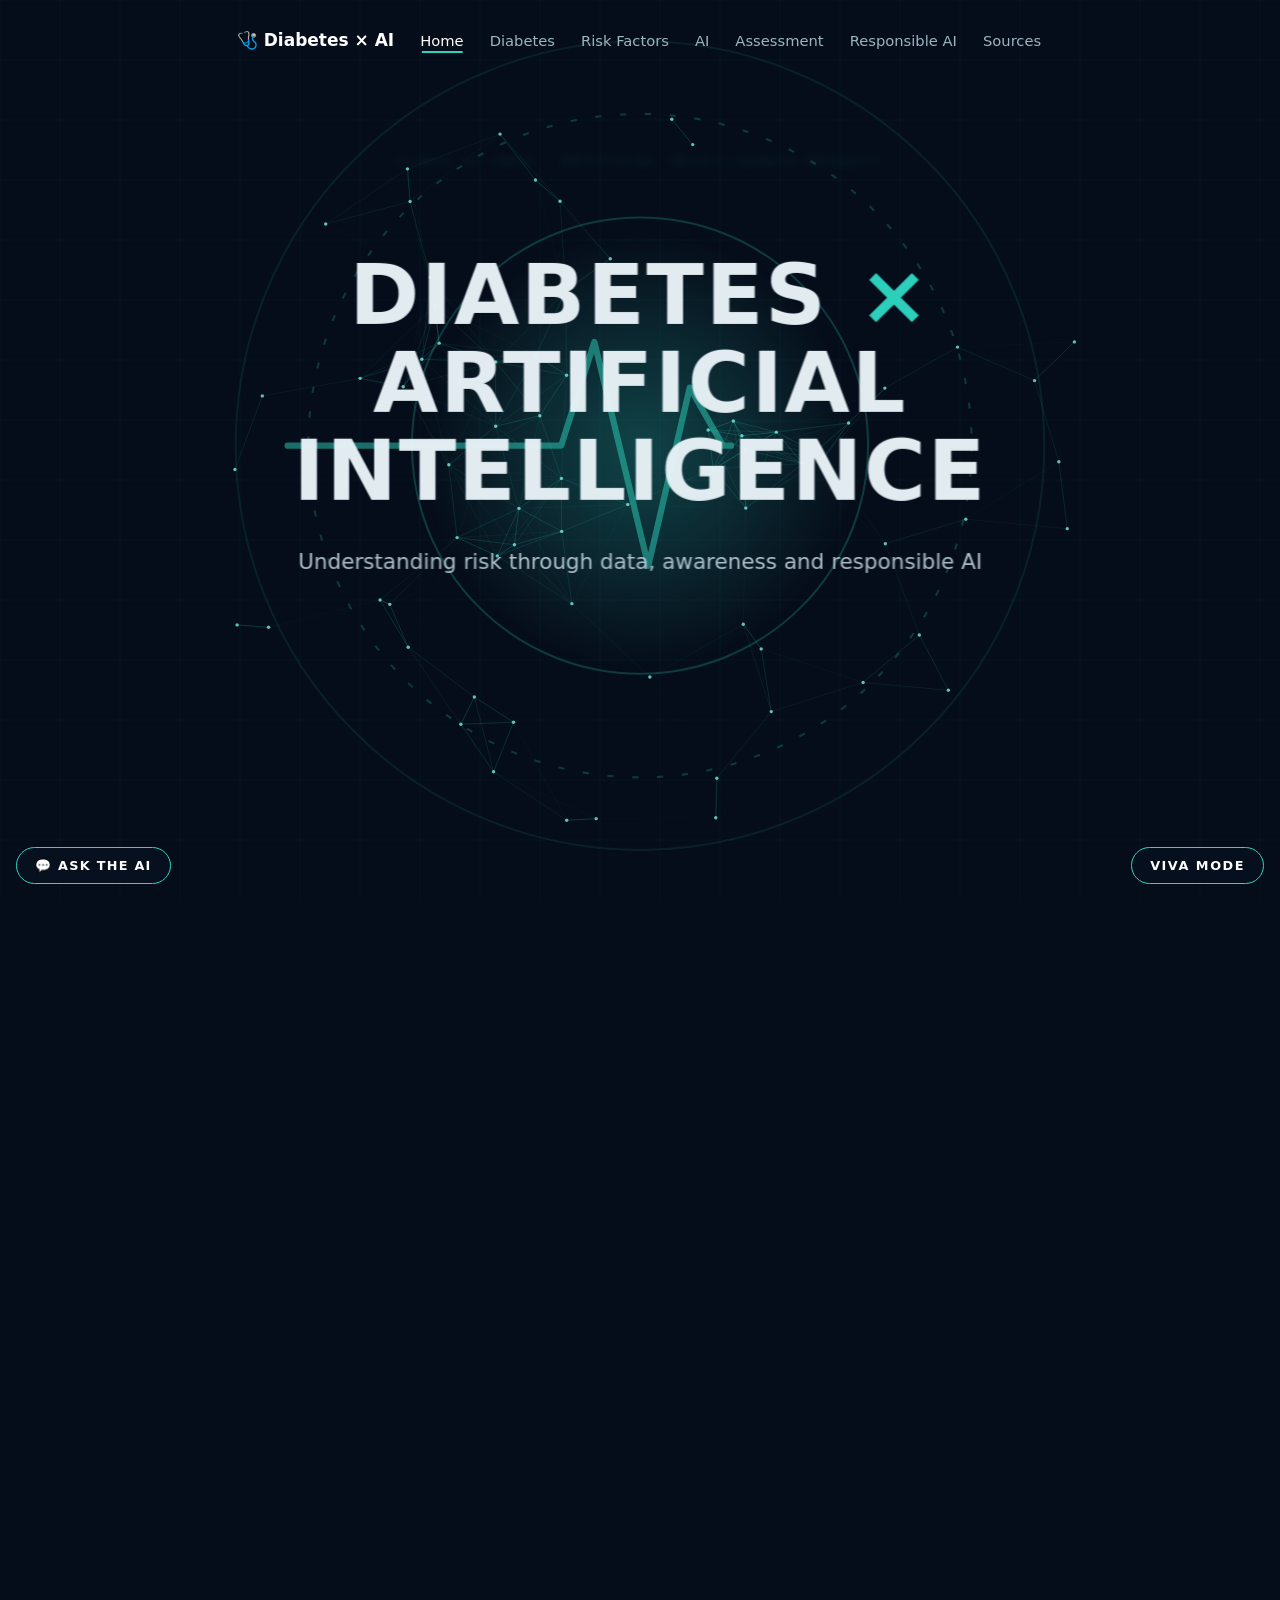
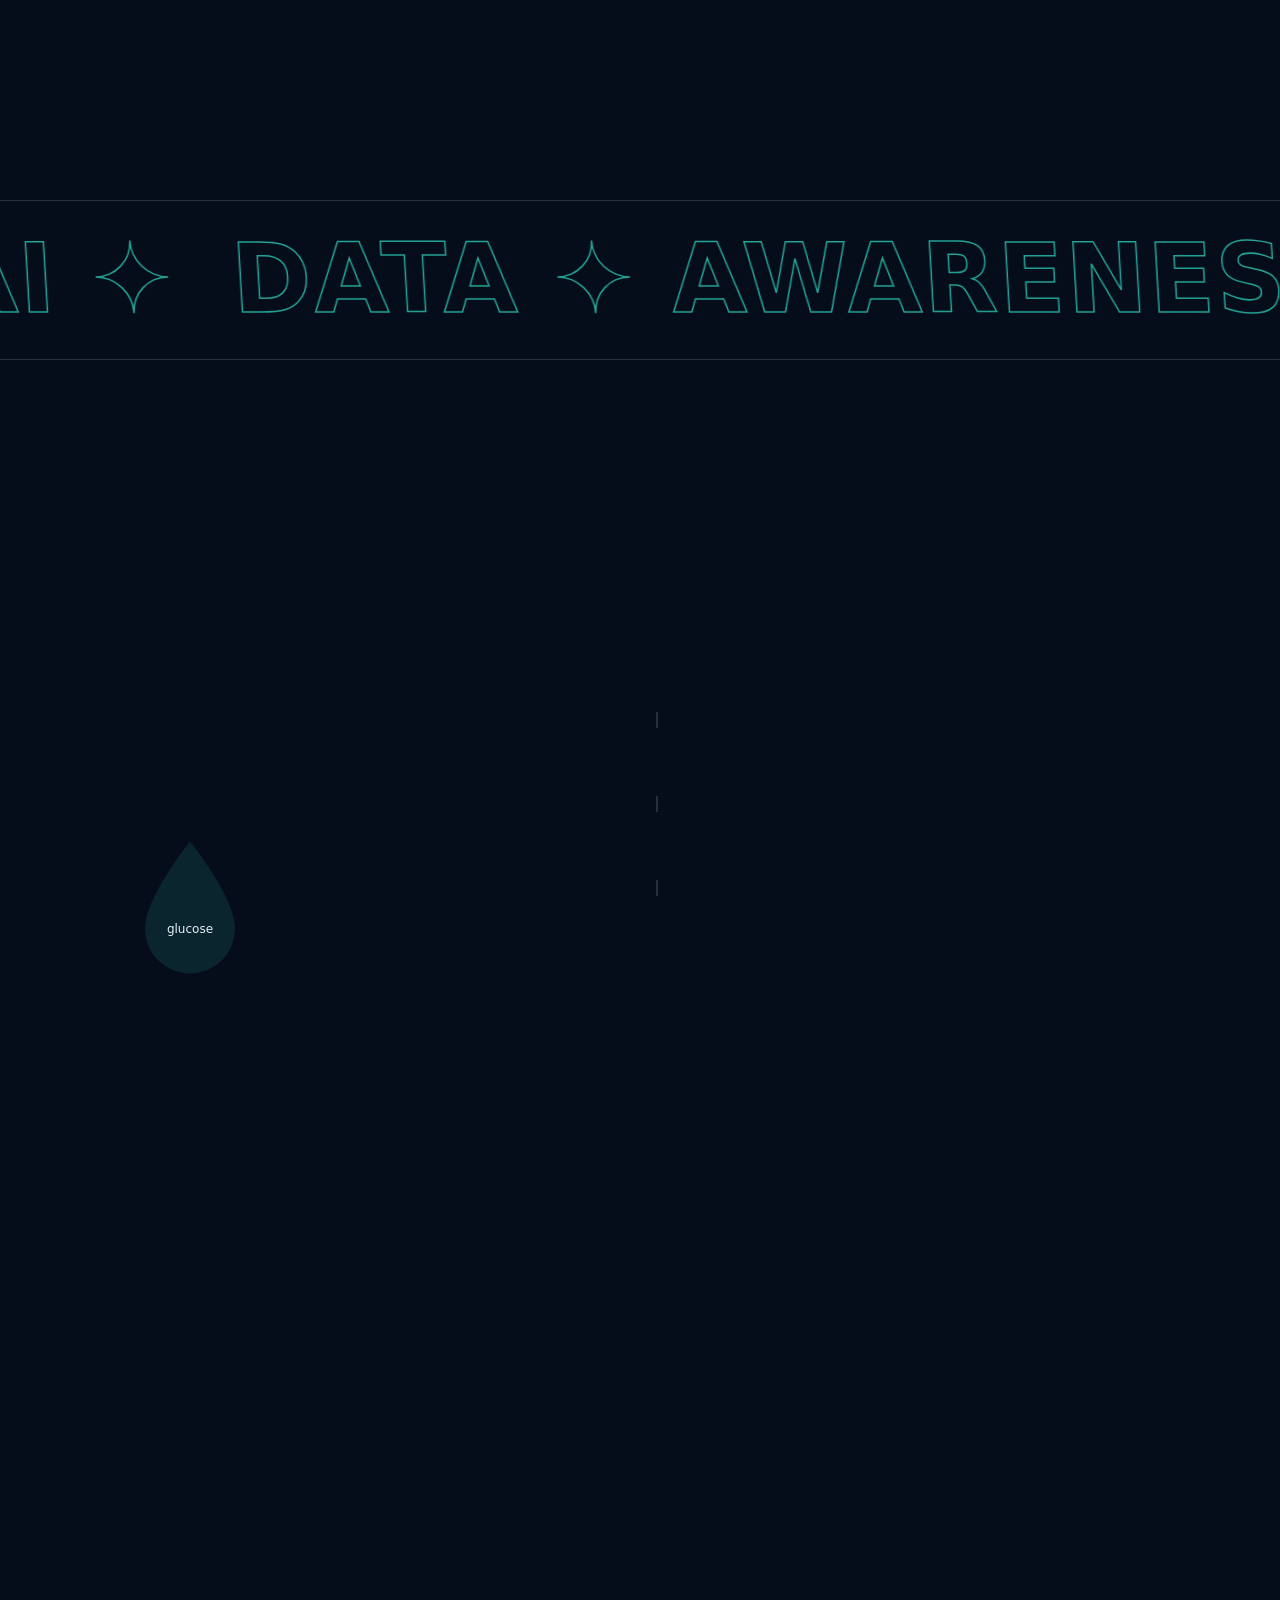
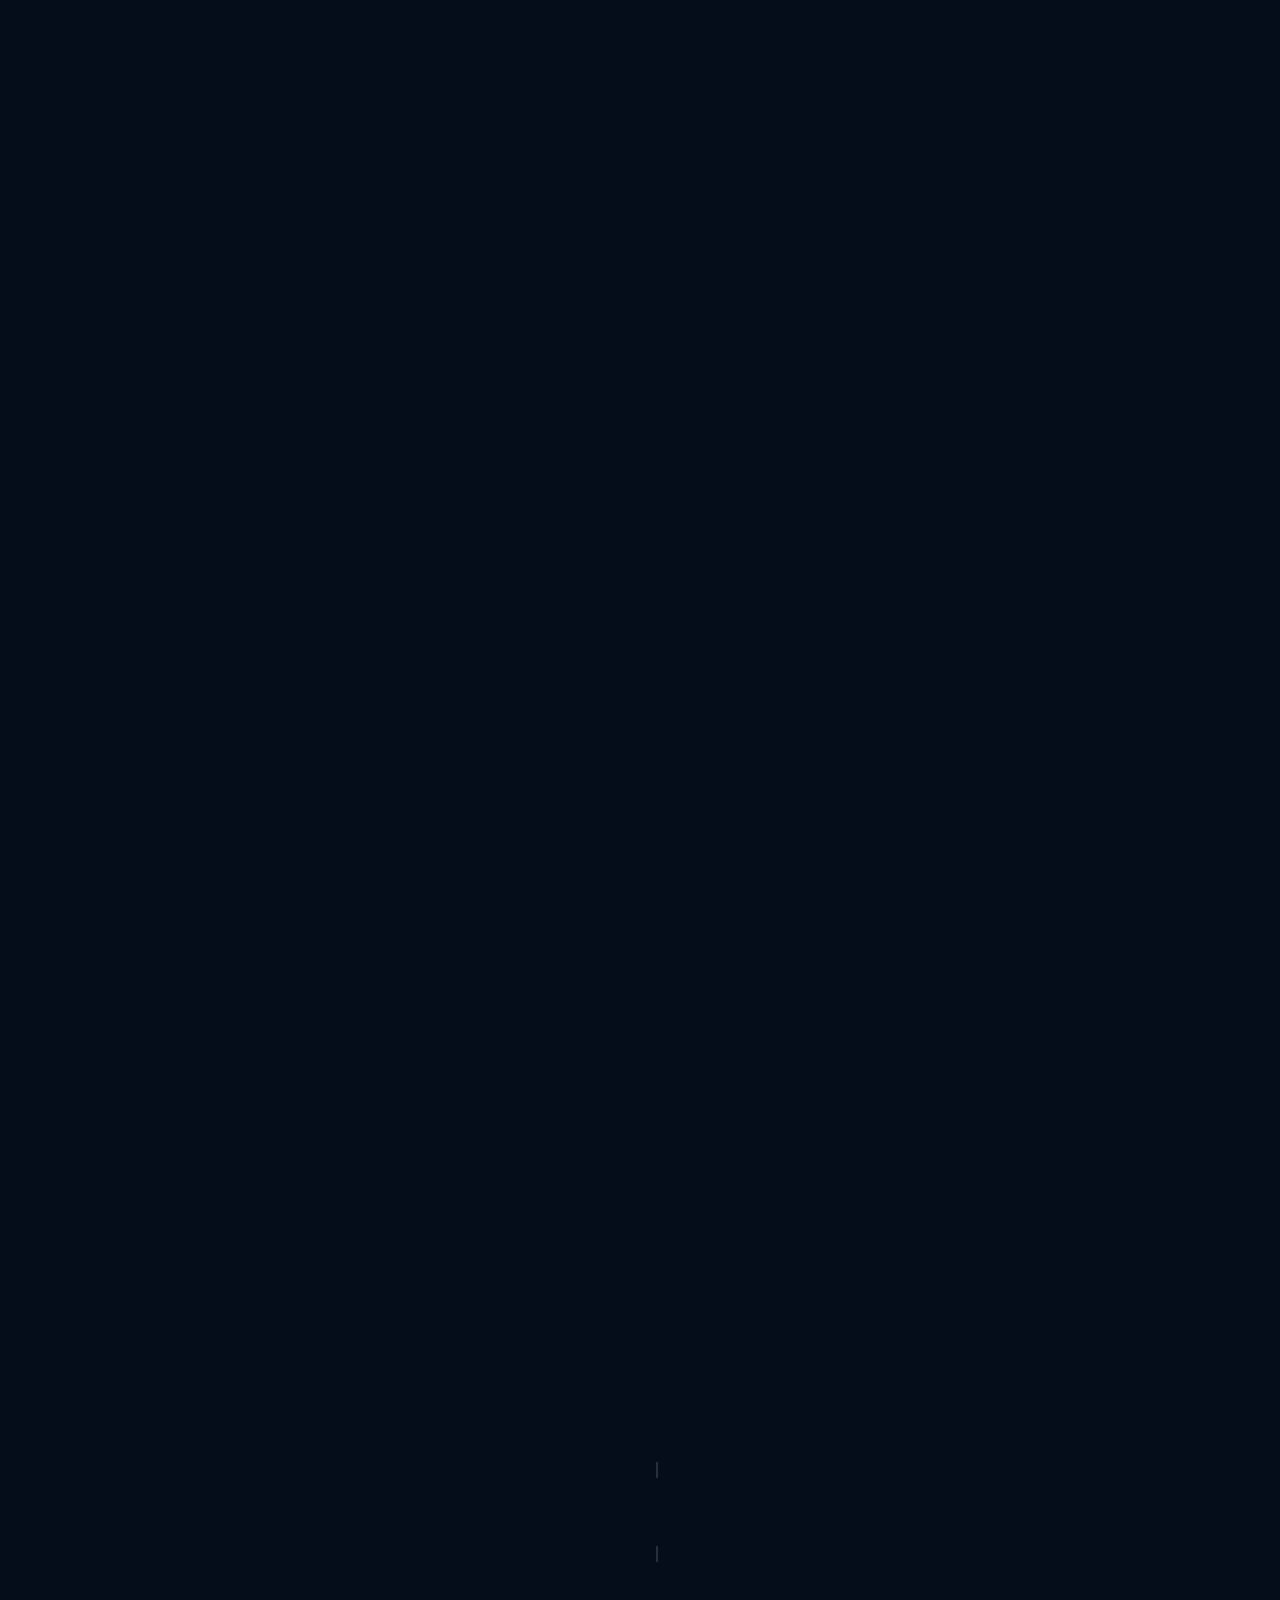
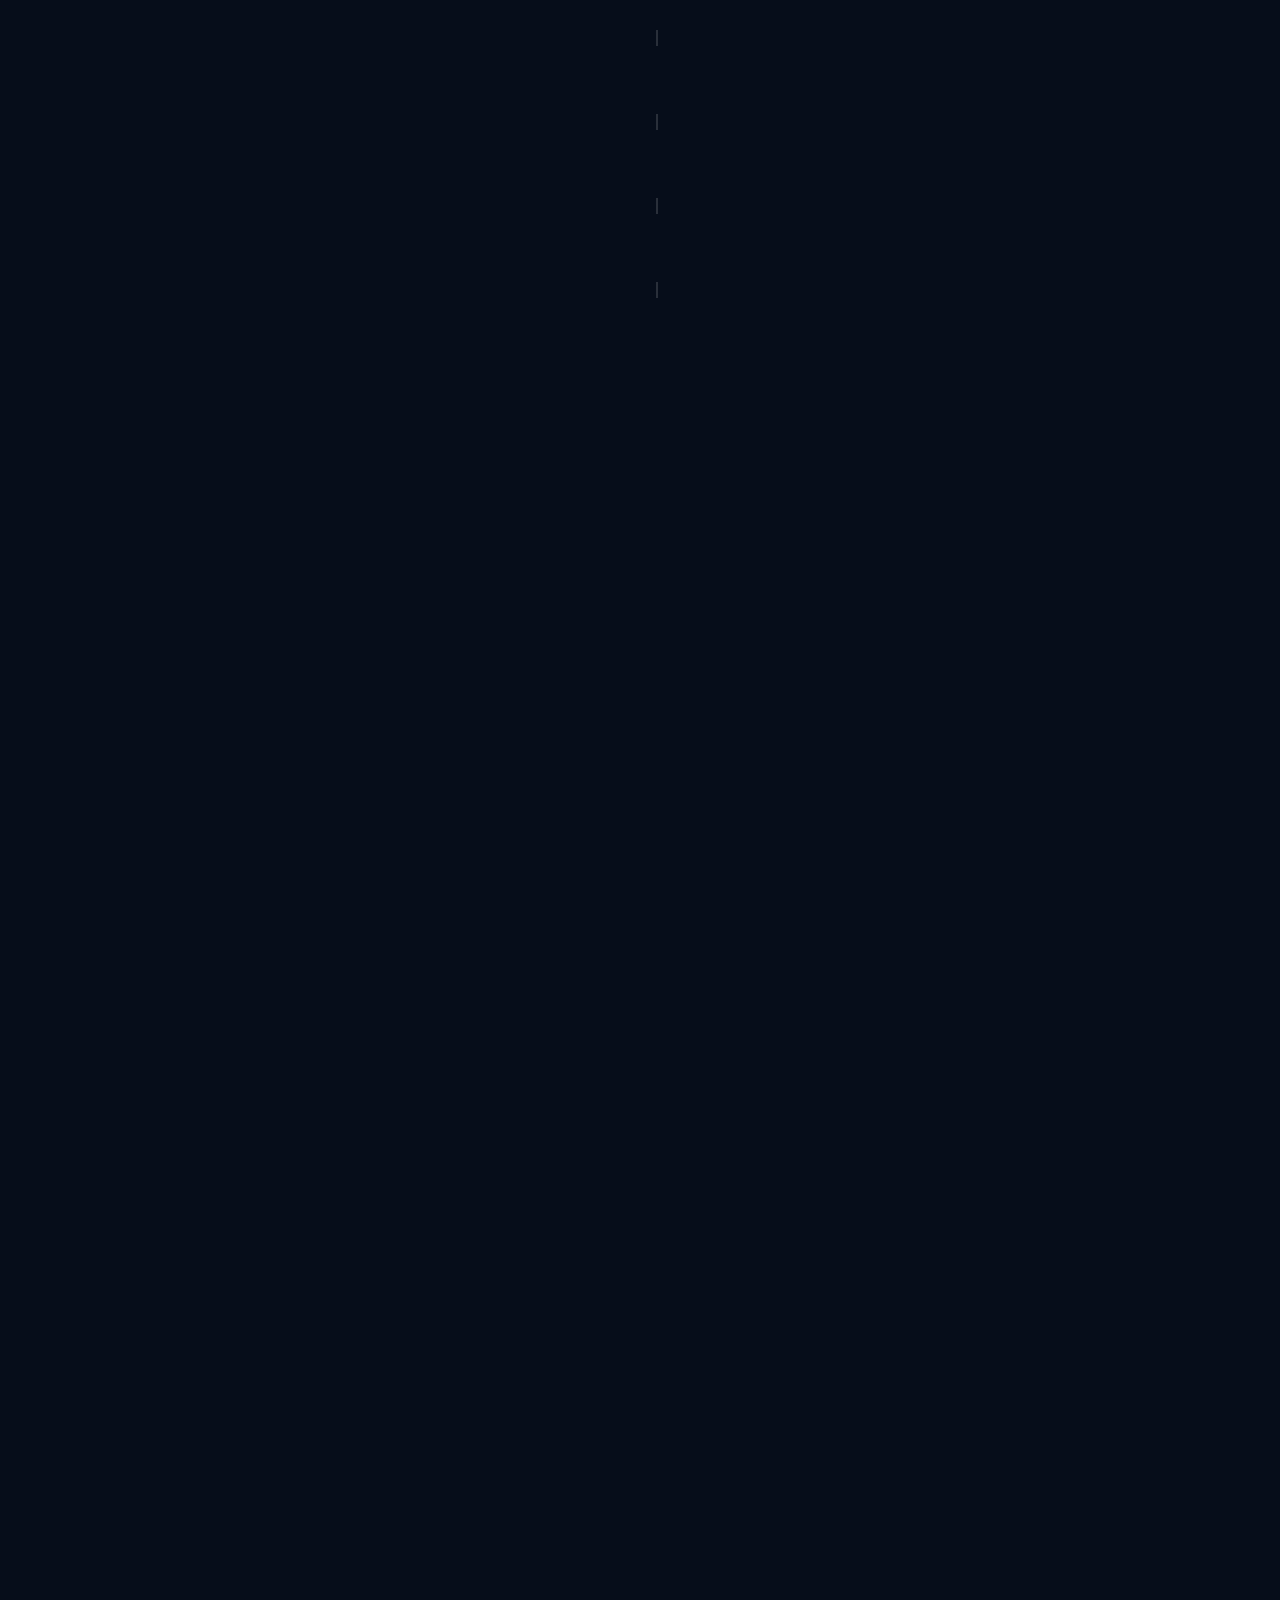
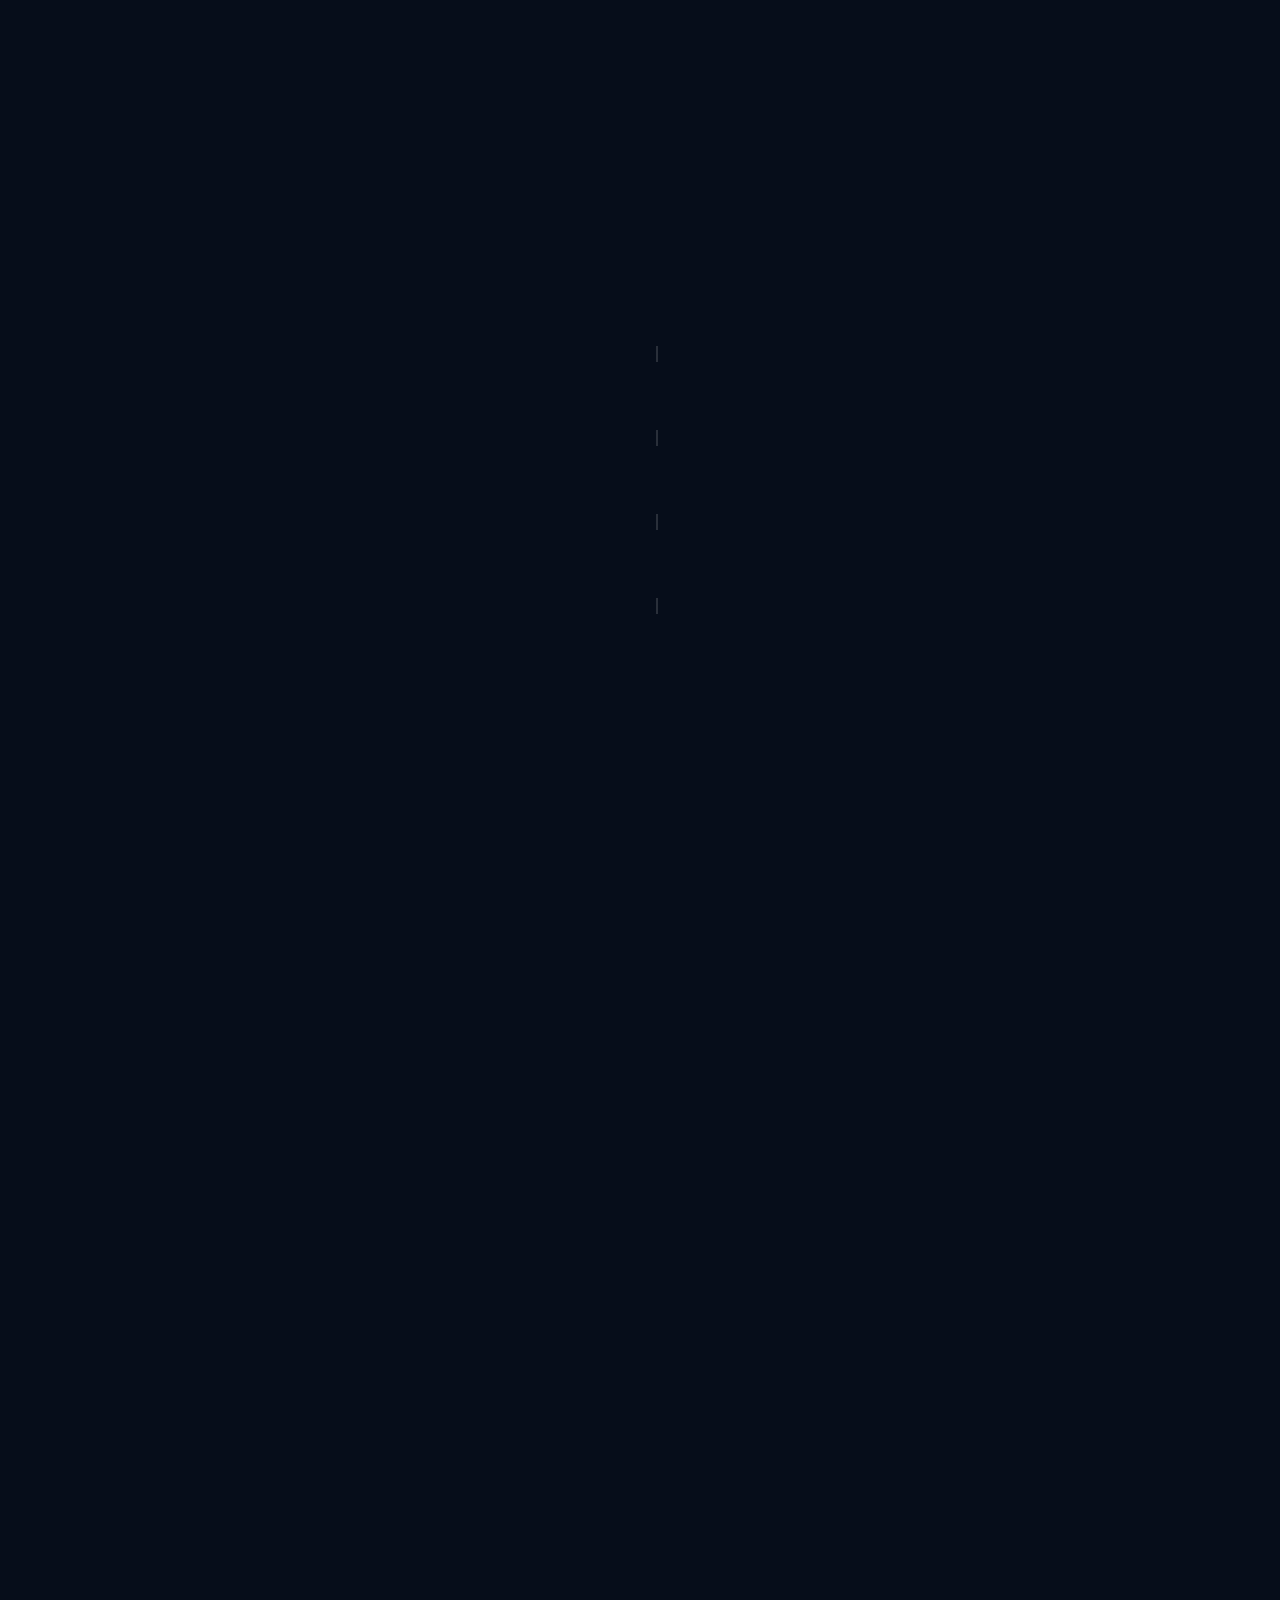
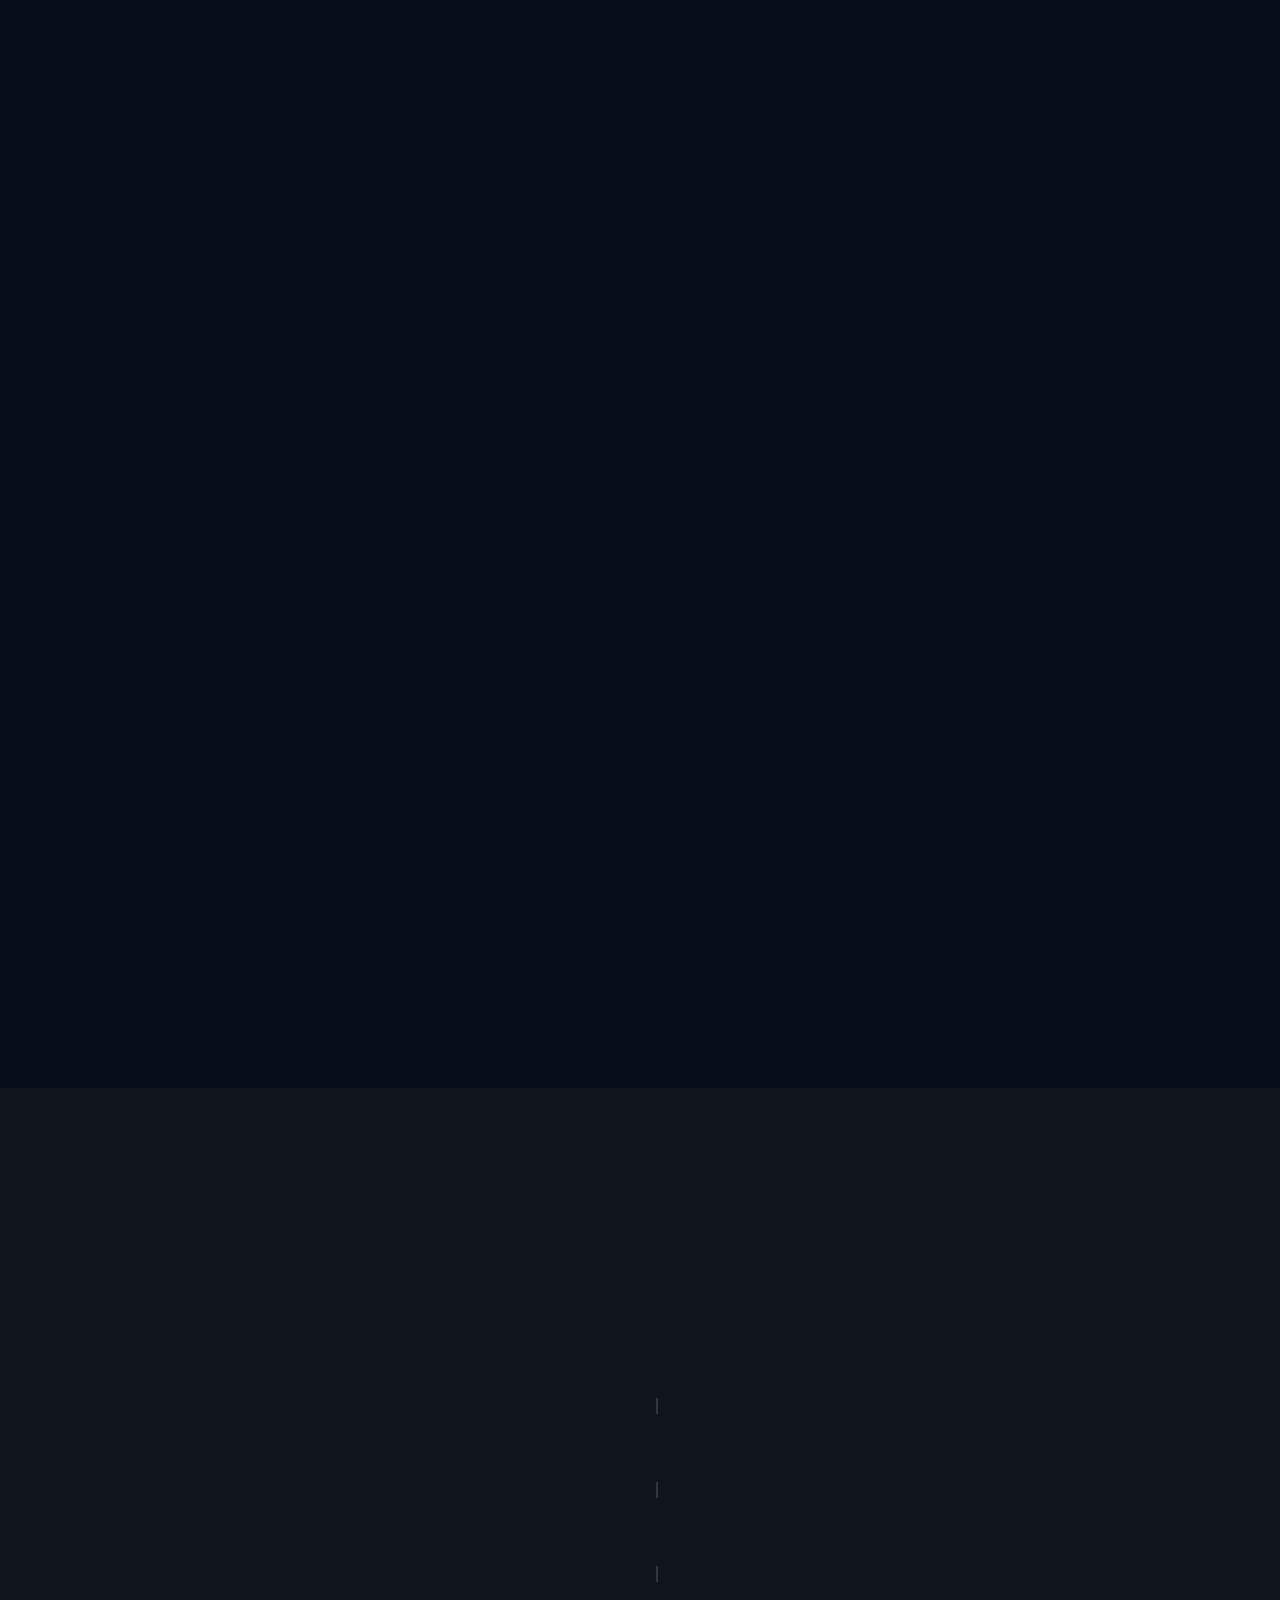
<file: index.html>
<!DOCTYPE html>
<html lang="en"><head><meta charset="utf-8"><meta name="viewport" content="width=device-width,initial-scale=1">
<title>Diabetes × AI | Awareness &amp; Risk Assessment</title>
<script>document.documentElement.className='js'+(matchMedia('(prefers-reduced-motion: reduce)').matches?' calm':'')</script>
<link rel="stylesheet" href="css/story.css"><link rel="stylesheet" href="css/chatbot.css"></head><body>
<div id="pre" aria-hidden="true"><div><p style="letter-spacing:.3em;text-transform:uppercase;font-size:.75rem;color:#2dd4bf;margin:0">Diabetes × AI</p><b id="pn">0%</b><i id="pbar"></i></div></div>
<a class="skip" href="#assessment">Skip to risk assessment</a>
<canvas id="bg" aria-hidden="true"></canvas>
<nav class="fn" id="fn" aria-label="Main"><a class="logo" href="#home">🩺 Diabetes × AI</a><div id="links"></div></nav>
<main>
<section id="home" class="scene" data-h="200" data-bg="#060d1a"><div class="pin">
 <div class="hv" data-out="0,.9" aria-hidden="true"><svg viewBox="0 0 400 400" fill="none"><g class="r" stroke="#2dd4bf" stroke-opacity=".28"><circle cx="200" cy="200" r="110"/><circle cx="200" cy="200" r="160" stroke-dasharray="3 9"/><circle cx="200" cy="200" r="195" stroke-opacity=".12"/></g><path class="ecg" d="M30 200H140L162 200L178 150L204 258L224 172L240 200H370" stroke="#2dd4bf" stroke-width="3" stroke-linecap="round" stroke-linejoin="round" opacity=".6"/></svg></div>
 <div class="stage hero">
  <p class="eyebrow sc" data-out="0,.3">Class 12 CBSE · Artificial Intelligence Project</p>
  <h1 class="sc" data-out=".08,.75" style="--oy:-120px">DIABETES <span>×</span> ARTIFICIAL INTELLIGENCE</h1>
  <p class="sub sc" data-out=".04,.55" style="--oy:-60px">Understanding risk through data, awareness and responsible AI</p>
  <p class="cue sc" data-out="0,.2" style="--oy:-20px">Scroll to Discover ↓</p>
  <p class="mini sc" data-out="0,.2">Educational project. Not medical advice or a diagnosis.</p>
 </div></div></section>

<div class="mq" aria-hidden="true" data-t="DATA ✦ AWARENESS ✦ RISK ✦ RESPONSIBLE AI ✦"><div class="mt"></div></div>
<section id="diabetes" class="scene" data-h="330" data-bg="#07192a"><div class="pin"><div class="stage vs" data-flow="diabetes"></div></div></section>

<section id="types" class="scene" data-h="300" data-bg="#0a1f33"><div class="pin"><div class="stage vs" data-flow="types"></div></div></section>

<section id="risk" class="scene" data-h="400" data-bg="#081a2b"><div class="pin"><div class="stage vs" data-flow="risk"></div></div></section>

<section id="ai" class="scene" data-h="380" data-bg="#050f1c"><div class="pin"><div class="stage vs" data-flow="ai"></div></div></section>

<section id="assessment" class="sec" data-bg="#0b2236"><div class="wrap">
 <h2 class="rv">AI risk assessment</h2>
 <p class="note rv">Educational risk assessment only. It is not a medical diagnosis. No name, phone or email is asked. The assessment sends nothing anywhere and stores nothing.</p><br>
 <div class="rv" data-d="60">
 <div id="fm" class="glass fx in"><form id="rform" class="form" novalidate><div id="fields" class="form" style="display:contents"></div>
 <div class="full"><button class="btn" type="submit">Analyse my inputs</button><button class="btn ghost" type="reset">Clear</button></div></form></div>
 <div id="an" class="glass fx" hidden aria-live="polite"><h3>Analysing…</h3><div id="steps"></div><div class="pb"><i id="pbi"></i></div></div>
 <div id="res" class="glass fx" hidden aria-live="polite"></div></div>
</div></section>

<section id="responsible" class="scene" data-h="400" data-bg="#10151c"><div class="pin"><div class="stage vs" data-flow="responsible"></div></div></section>

<section id="statement" class="scene" data-h="240" data-bg="#10151c"><div class="pin"><div class="stage"><p class="tf wds2" data-in=".05,.8" data-words>AI can assist decision-making. It should not replace qualified healthcare professionals.</p></div></div></section>

<section id="privacy" class="scene" data-h="300" data-bg="#071a1e"><div class="pin"><div class="stage vs" data-flow="privacy"></div></div></section>

<section id="project" class="sec" data-bg="#0a1b2c"><div class="wrap">
 <h2 class="rv">AI project explanation</h2>
 <div class="stats" id="stats"></div><div class="sg" id="ex"></div>
 <h3 class="rv" style="margin-top:34px">Scoring rules (transparent logic)</h3><div class="tw rv"><table id="tbl"></table></div>
 <p class="note rv" style="margin-top:18px">Simplified educational model. The points and thresholds are this project's own design, not a medically validated test.</p>
</div></section>

<div class="mq f" aria-hidden="true" data-t="NOT A DIAGNOSIS ✦ ASK A DOCTOR ✦ EDUCATIONAL ONLY ✦"><div class="mt"></div></div>
<section id="sources" class="sec sources" data-bg="#0a1b2c"><div class="wrap">
 <h2 class="rv">Sources</h2><p class="rv">Established health information comes from these organisations. The scoring system is the project's own simplified logic.</p>
 <div class="sg">
  <div class="card rv"><h3>WHO</h3><p>World Health Organization: Diabetes fact sheet</p><a class="lnk" href="https://www.who.int/news-room/fact-sheets/detail/diabetes" target="_blank" rel="noopener">Open source ↗</a></div>
  <div class="card rv" data-d="40"><h3>CDC</h3><p>Centers for Disease Control and Prevention: Diabetes</p><a class="lnk" href="https://www.cdc.gov/diabetes/" target="_blank" rel="noopener">Open source ↗</a></div>
  <div class="card rv" data-d="80"><h3>NIDDK</h3><p>National Institute of Diabetes and Digestive and Kidney Diseases</p><a class="lnk" href="https://www.niddk.nih.gov/health-information/diabetes" target="_blank" rel="noopener">Open source ↗</a></div>
 </div></div></section>

<section id="final" class="scene" data-h="200" data-bg="#060d1a"><div class="pin"><div class="stage">
 <h2 class="big"><span class="wds" data-in=".04,.3">UNDERSTAND THE DATA.</span><span class="wds" data-in=".24,.5">UNDERSTAND THE RISK.</span><span class="wds" data-in=".44,.7">USE AI RESPONSIBLY.</span></h2>
 <div class="sc" data-in=".62,.82" style="margin-top:22px"><a class="btn" href="#assessment">Take Risk Assessment</a><a class="btn ghost" href="#ai">Explore AI</a><a class="btn ghost" href="#sources">View Sources</a></div>
 <p class="more sc" data-in=".75,.92"><a href="about.html">About Diabetes</a><a href="team.html">Team</a><a href="precautions.html">Precautions</a><a href="demo.html">Visual Explainer</a><a href="project.html">Project &amp; Viva</a></p>
 <p class="disc sc" data-in=".85,1">Educational Class 12 school project. It does not diagnose diabetes and is not medical advice. Consult a qualified doctor for any health concern.</p>
</div></div></section>
</main>
<button id="vbtn" type="button" aria-haspopup="dialog">VIVA MODE</button><div id="vm"></div>
<aside class="vp" id="vp" role="dialog" aria-modal="true" aria-label="Viva mode questions" tabindex="-1"><button class="x" id="vx" type="button" aria-label="Close">✕</button><h2 style="font-size:1.6rem">Viva mode</h2><p>Tap a question to see a short answer.</p><div id="vq"></div></aside>
<script src="js/story.js"></script><script>setTimeout(function(){document.body.classList.add("ready");var p=document.getElementById("pre");if(p)p.classList.add("gone")},6000)</script><script src="js/faq.js"></script><script src="js/chatbot.js"></script></body></html>
</file>
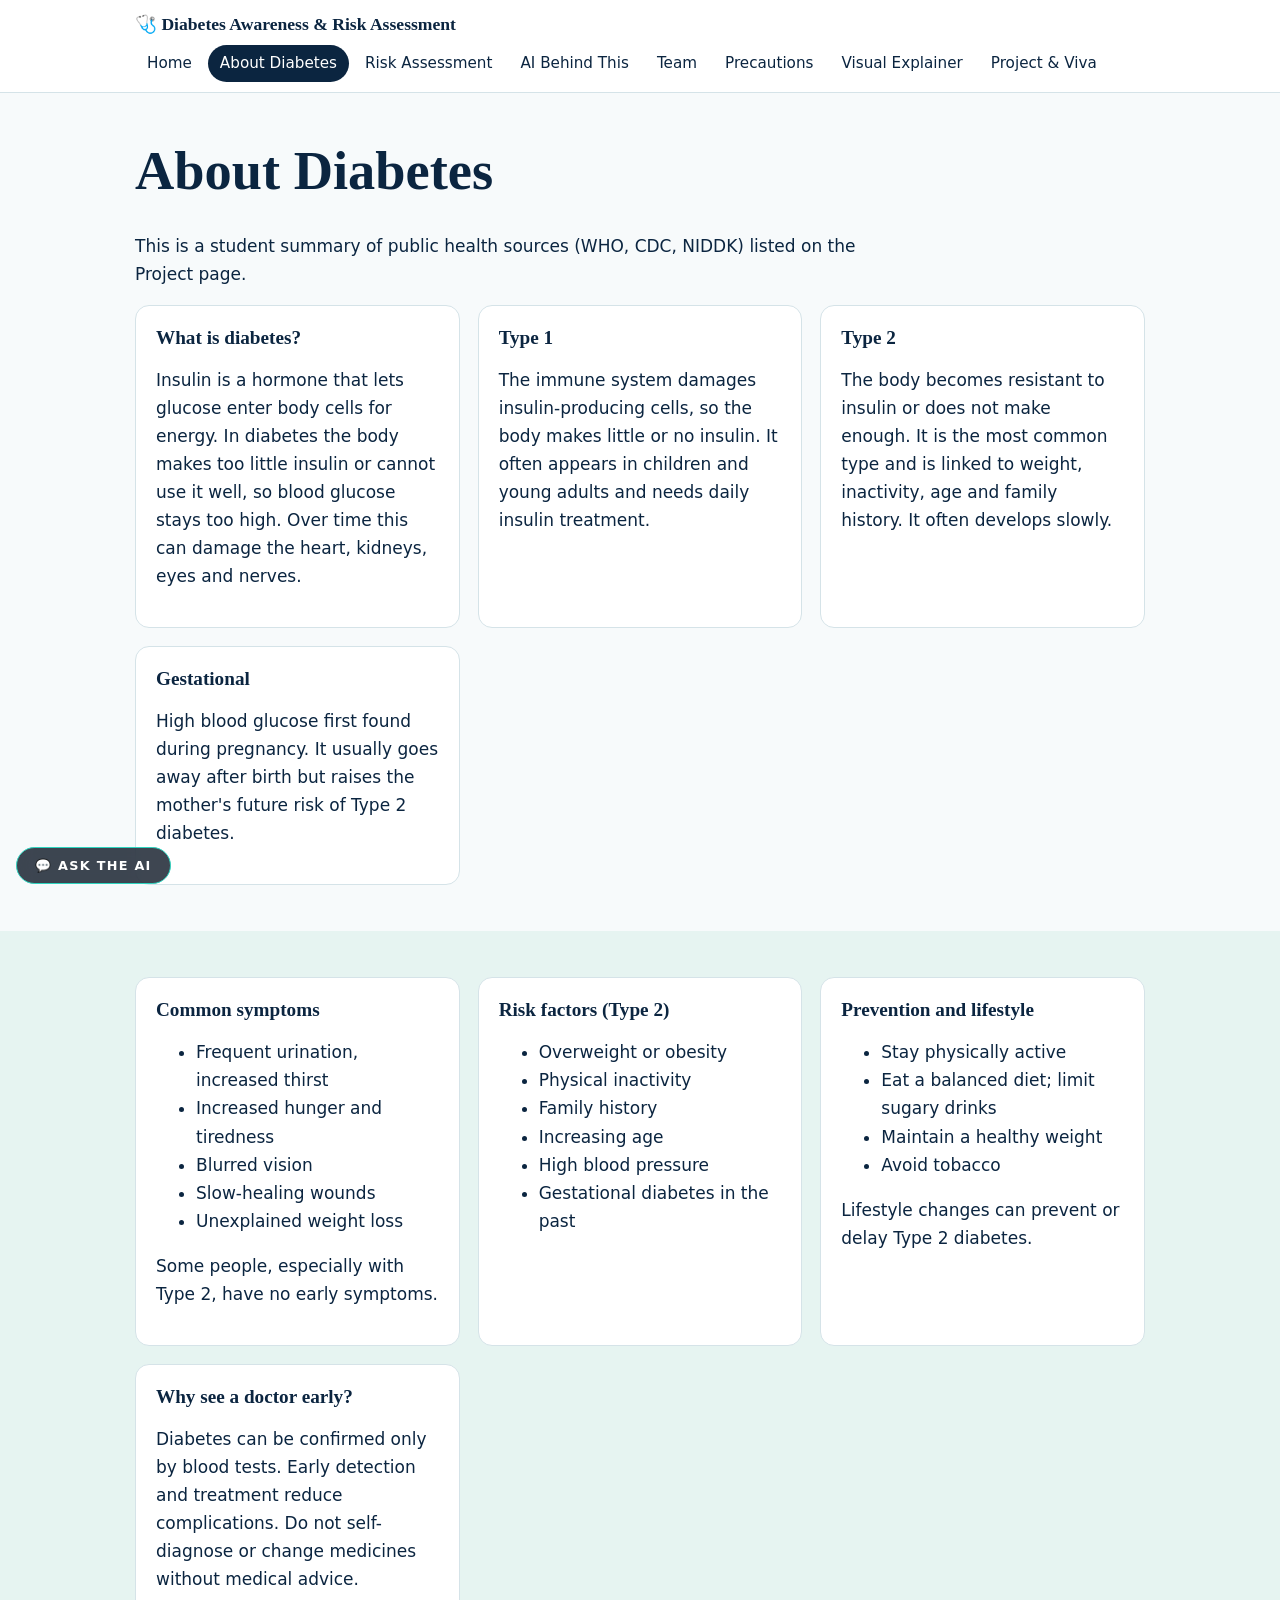
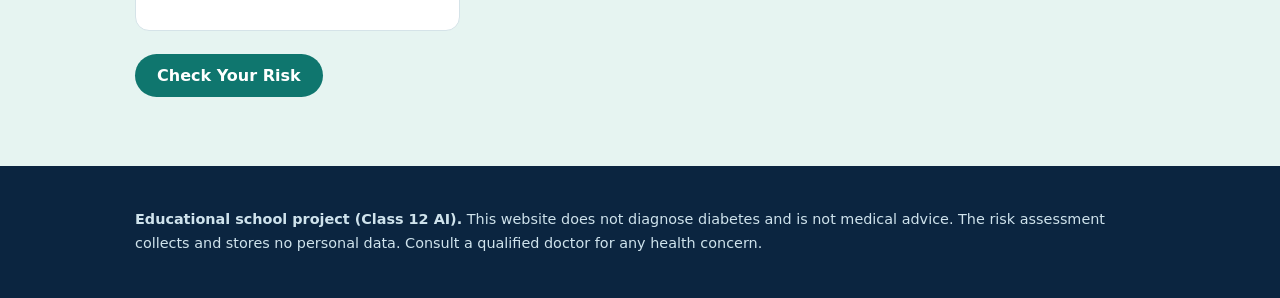
<file: about.html>
<!DOCTYPE html><html lang="en"><head><meta charset="utf-8"><meta name="viewport" content="width=device-width,initial-scale=1"><title>About Diabetes</title><link rel="stylesheet" href="css/style.css"><link rel="stylesheet" href="css/chatbot.css"></head><body><header id="nav"></header><main><section><div class="wrap"><h1>About Diabetes</h1>
<p>This is a student summary of public health sources (WHO, CDC, NIDDK) listed on the Project page.</p>
<div class="grid"><div class="card"><h3>What is diabetes?</h3><p>Insulin is a hormone that lets glucose enter body cells for energy. In diabetes the body makes too little insulin or cannot use it well, so blood glucose stays too high. Over time this can damage the heart, kidneys, eyes and nerves.</p></div>
<div class="card"><h3>Type 1</h3><p>The immune system damages insulin-producing cells, so the body makes little or no insulin. It often appears in children and young adults and needs daily insulin treatment.</p></div>
<div class="card"><h3>Type 2</h3><p>The body becomes resistant to insulin or does not make enough. It is the most common type and is linked to weight, inactivity, age and family history. It often develops slowly.</p></div>
<div class="card"><h3>Gestational</h3><p>High blood glucose first found during pregnancy. It usually goes away after birth but raises the mother's future risk of Type 2 diabetes.</p></div></div></div></section>
<section class="alt-bg"><div class="wrap"><div class="grid">
<div class="card"><h3>Common symptoms</h3><ul><li>Frequent urination, increased thirst</li><li>Increased hunger and tiredness</li><li>Blurred vision</li><li>Slow-healing wounds</li><li>Unexplained weight loss</li></ul><p>Some people, especially with Type 2, have no early symptoms.</p></div>
<div class="card"><h3>Risk factors (Type 2)</h3><ul><li>Overweight or obesity</li><li>Physical inactivity</li><li>Family history</li><li>Increasing age</li><li>High blood pressure</li><li>Gestational diabetes in the past</li></ul></div>
<div class="card"><h3>Prevention and lifestyle</h3><ul><li>Stay physically active</li><li>Eat a balanced diet; limit sugary drinks</li><li>Maintain a healthy weight</li><li>Avoid tobacco</li></ul><p>Lifestyle changes can prevent or delay Type 2 diabetes.</p></div>
<div class="card"><h3>Why see a doctor early?</h3><p>Diabetes can be confirmed only by blood tests. Early detection and treatment reduce complications. Do not self-diagnose or change medicines without medical advice.</p></div></div>
<p><a class="btn" href="assessment.html">Check Your Risk</a></p></div></section></main>
<footer id="foot"></footer><script src="js/main.js"></script><script src="js/faq.js"></script><script src="js/chatbot.js"></script></body></html>
</file>
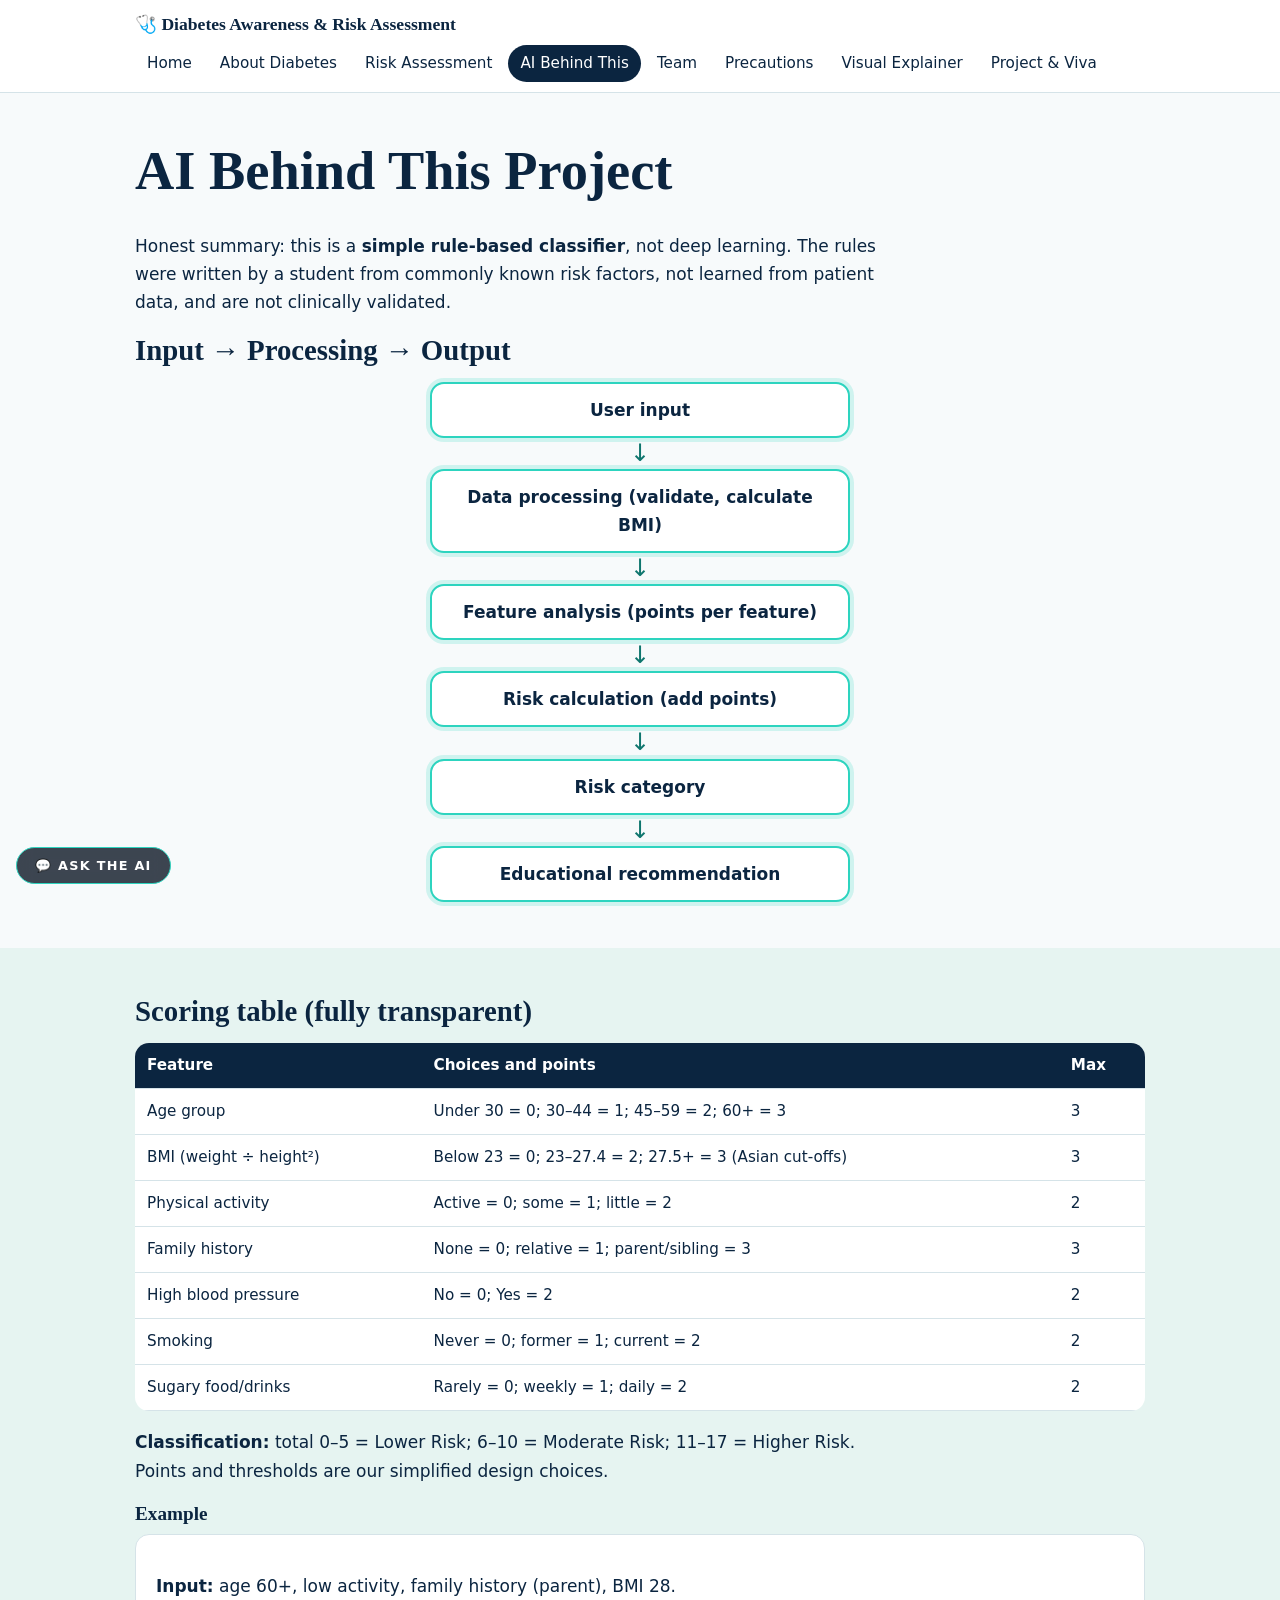
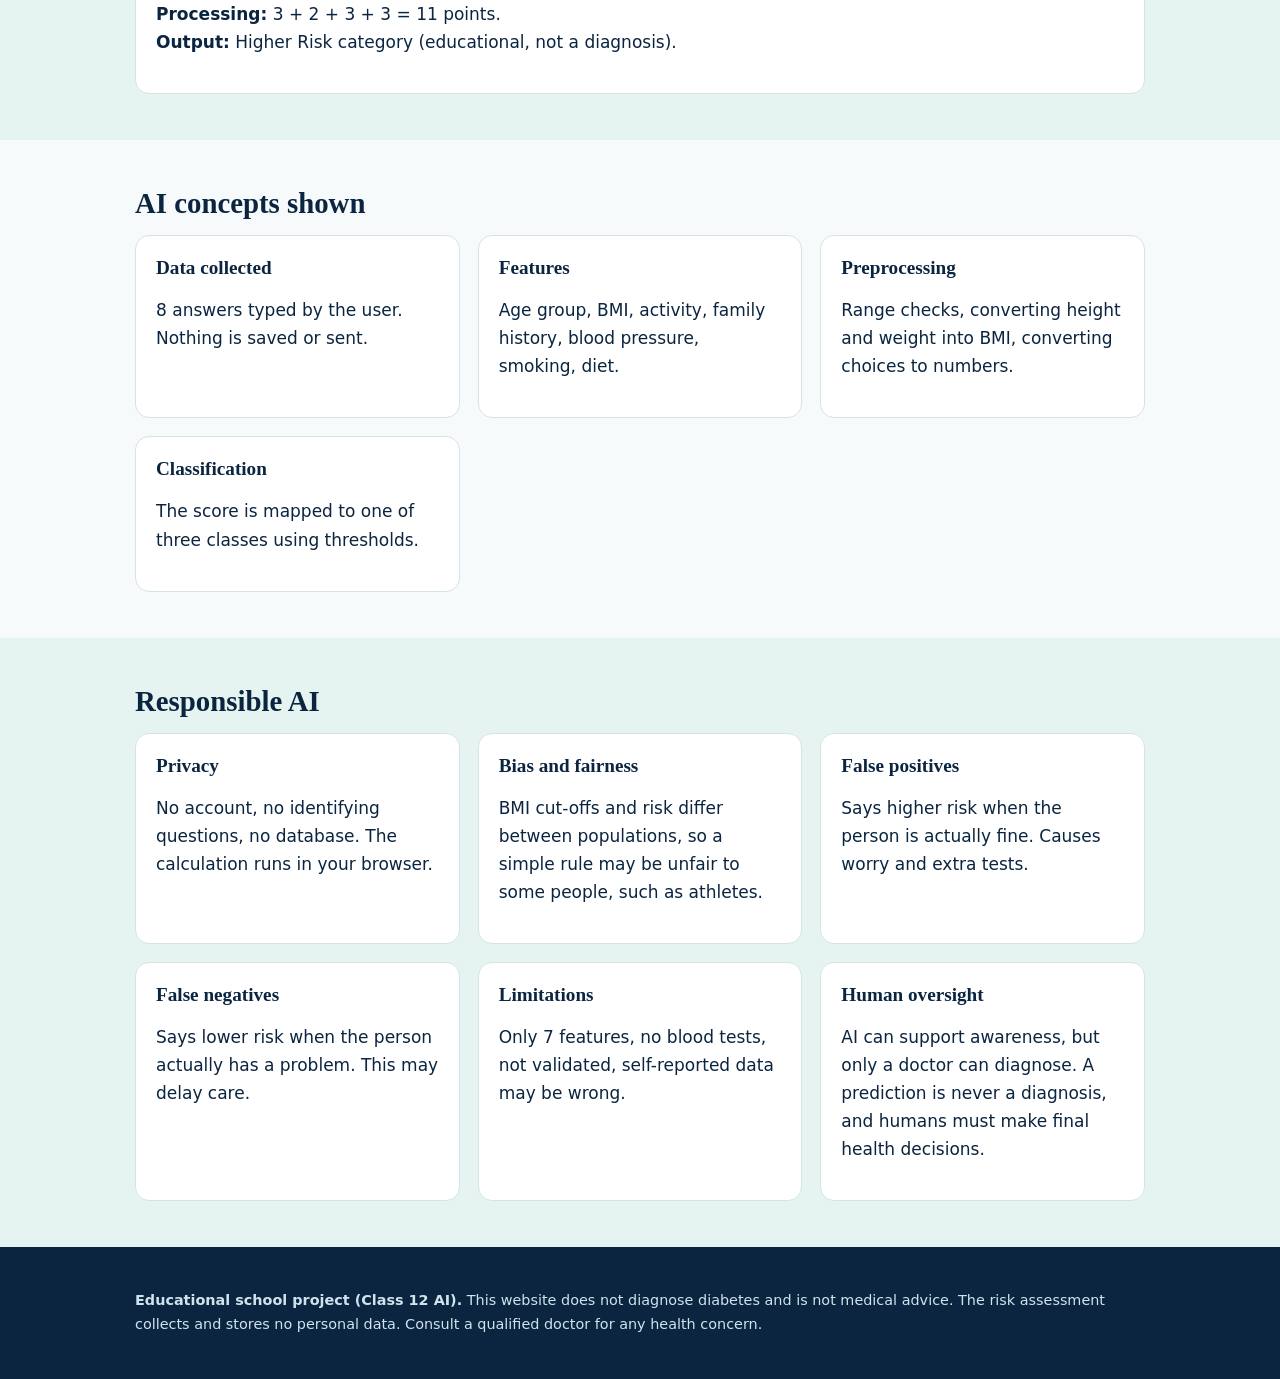
<file: ai.html>
<!DOCTYPE html><html lang="en"><head><meta charset="utf-8"><meta name="viewport" content="width=device-width,initial-scale=1"><title>AI Behind This Project</title><link rel="stylesheet" href="css/style.css"><link rel="stylesheet" href="css/chatbot.css"></head><body><header id="nav"></header><main><section><div class="wrap"><h1>AI Behind This Project</h1>
<p>Honest summary: this is a <strong>simple rule-based classifier</strong>, not deep learning. The rules were written by a student from commonly known risk factors, not learned from patient data, and are not clinically validated.</p>
<h2>Input → Processing → Output</h2>
<div class="flow"><div>User input</div><span>↓</span><div>Data processing (validate, calculate BMI)</div><span>↓</span><div>Feature analysis (points per feature)</div><span>↓</span><div>Risk calculation (add points)</div><span>↓</span><div>Risk category</div><span>↓</span><div>Educational recommendation</div></div></div></section>
<section class="alt-bg"><div class="wrap"><h2>Scoring table (fully transparent)</h2><div class="tw"><table><tr><th>Feature</th><th>Choices and points</th><th>Max</th></tr>
<tr><td>Age group</td><td>Under 30 = 0; 30–44 = 1; 45–59 = 2; 60+ = 3</td><td>3</td></tr>
<tr><td>BMI (weight ÷ height²)</td><td>Below 23 = 0; 23–27.4 = 2; 27.5+ = 3 (Asian cut-offs)</td><td>3</td></tr>
<tr><td>Physical activity</td><td>Active = 0; some = 1; little = 2</td><td>2</td></tr>
<tr><td>Family history</td><td>None = 0; relative = 1; parent/sibling = 3</td><td>3</td></tr>
<tr><td>High blood pressure</td><td>No = 0; Yes = 2</td><td>2</td></tr>
<tr><td>Smoking</td><td>Never = 0; former = 1; current = 2</td><td>2</td></tr>
<tr><td>Sugary food/drinks</td><td>Rarely = 0; weekly = 1; daily = 2</td><td>2</td></tr></table></div>
<p><strong>Classification:</strong> total 0–5 = Lower Risk; 6–10 = Moderate Risk; 11–17 = Higher Risk. Points and thresholds are our simplified design choices.</p>
<h3>Example</h3><div class="card"><p><strong>Input:</strong> age 60+, low activity, family history (parent), BMI 28.<br><strong>Processing:</strong> 3 + 2 + 3 + 3 = 11 points.<br><strong>Output:</strong> Higher Risk category (educational, not a diagnosis).</p></div></div></section>
<section><div class="wrap"><h2>AI concepts shown</h2><div class="grid">
<div class="card"><h3>Data collected</h3><p>8 answers typed by the user. Nothing is saved or sent.</p></div>
<div class="card"><h3>Features</h3><p>Age group, BMI, activity, family history, blood pressure, smoking, diet.</p></div>
<div class="card"><h3>Preprocessing</h3><p>Range checks, converting height and weight into BMI, converting choices to numbers.</p></div>
<div class="card"><h3>Classification</h3><p>The score is mapped to one of three classes using thresholds.</p></div></div></div></section>
<section class="alt-bg"><div class="wrap"><h2>Responsible AI</h2><div class="grid">
<div class="card"><h3>Privacy</h3><p>No account, no identifying questions, no database. The calculation runs in your browser.</p></div>
<div class="card"><h3>Bias and fairness</h3><p>BMI cut-offs and risk differ between populations, so a simple rule may be unfair to some people, such as athletes.</p></div>
<div class="card"><h3>False positives</h3><p>Says higher risk when the person is actually fine. Causes worry and extra tests.</p></div>
<div class="card"><h3>False negatives</h3><p>Says lower risk when the person actually has a problem. This may delay care.</p></div>
<div class="card"><h3>Limitations</h3><p>Only 7 features, no blood tests, not validated, self-reported data may be wrong.</p></div>
<div class="card"><h3>Human oversight</h3><p>AI can support awareness, but only a doctor can diagnose. A prediction is never a diagnosis, and humans must make final health decisions.</p></div></div></div></section></main>
<footer id="foot"></footer><script src="js/main.js"></script><script src="js/faq.js"></script><script src="js/chatbot.js"></script></body></html>
</file>
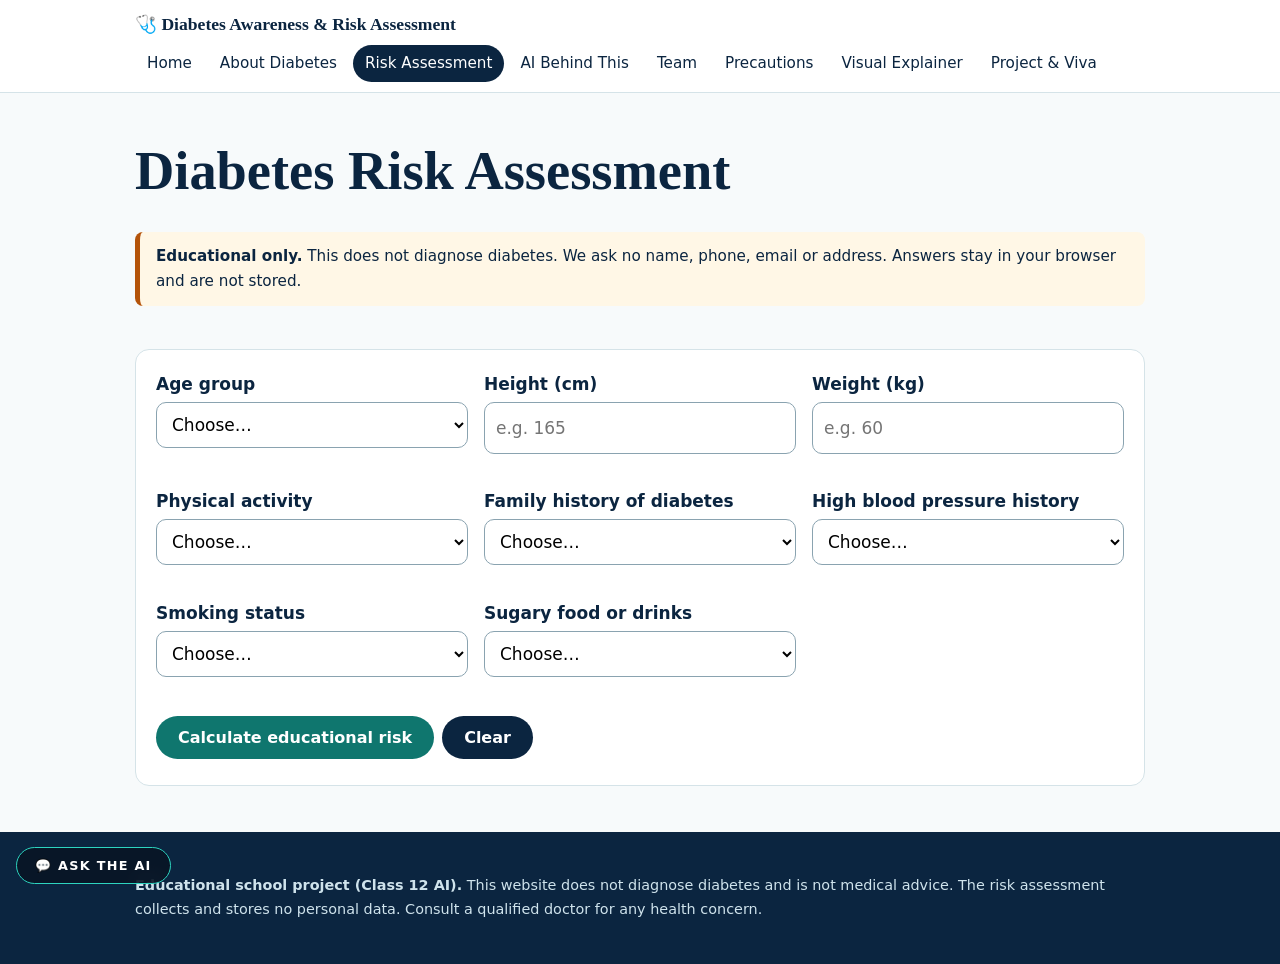
<file: assessment.html>
<!DOCTYPE html><html lang="en"><head><meta charset="utf-8"><meta name="viewport" content="width=device-width,initial-scale=1"><title>Risk Assessment</title><link rel="stylesheet" href="css/style.css"><link rel="stylesheet" href="css/chatbot.css"></head><body><header id="nav"></header><main><section><div class="wrap"><h1>Diabetes Risk Assessment</h1>
<p class="note"><strong>Educational only.</strong> This does not diagnose diabetes. We ask no name, phone, email or address. Answers stay in your browser and are not stored.</p><br>
<form id="riskForm" class="card" novalidate>
<div><label for="age">Age group</label><select id="age"><option value="">Choose…</option><option value="0">Under 30</option><option value="1">30 – 44</option><option value="2">45 – 59</option><option value="3">60 or above</option></select><div class="err" id="ageErr"></div></div>
<div><label for="height">Height (cm)</label><input id="height" type="number" inputmode="decimal" placeholder="e.g. 165"><div class="err" id="heightErr"></div></div>
<div><label for="weight">Weight (kg)</label><input id="weight" type="number" inputmode="decimal" placeholder="e.g. 60"><div class="err" id="weightErr"></div></div>
<div><label for="activity">Physical activity</label><select id="activity"><option value="">Choose…</option><option value="0">Active (most days)</option><option value="1">Some activity (1–3 days/week)</option><option value="2">Little or none</option></select><div class="err" id="activityErr"></div></div>
<div><label for="family">Family history of diabetes</label><select id="family"><option value="">Choose…</option><option value="0">None known</option><option value="1">Grandparent, aunt or uncle</option><option value="3">Parent or sibling</option></select><div class="err" id="familyErr"></div></div>
<div><label for="bp">High blood pressure history</label><select id="bp"><option value="">Choose…</option><option value="0">No</option><option value="2">Yes</option></select><div class="err" id="bpErr"></div></div>
<div><label for="smoke">Smoking status</label><select id="smoke"><option value="">Choose…</option><option value="0">Never smoked</option><option value="1">Former smoker</option><option value="2">Current smoker</option></select><div class="err" id="smokeErr"></div></div>
<div><label for="diet">Sugary food or drinks</label><select id="diet"><option value="">Choose…</option><option value="0">Rarely</option><option value="1">A few times a week</option><option value="2">Daily</option></select><div class="err" id="dietErr"></div></div>
<div class="full"><button class="btn" type="submit">Calculate educational risk</button><button class="btn dark" type="reset">Clear</button></div></form>
<div id="result" class="res" hidden aria-live="polite"></div></div></section></main>
<footer id="foot"></footer><script src="js/main.js"></script><script src="js/assessment.js"></script><script src="js/faq.js"></script><script src="js/chatbot.js"></script></body></html>
</file>
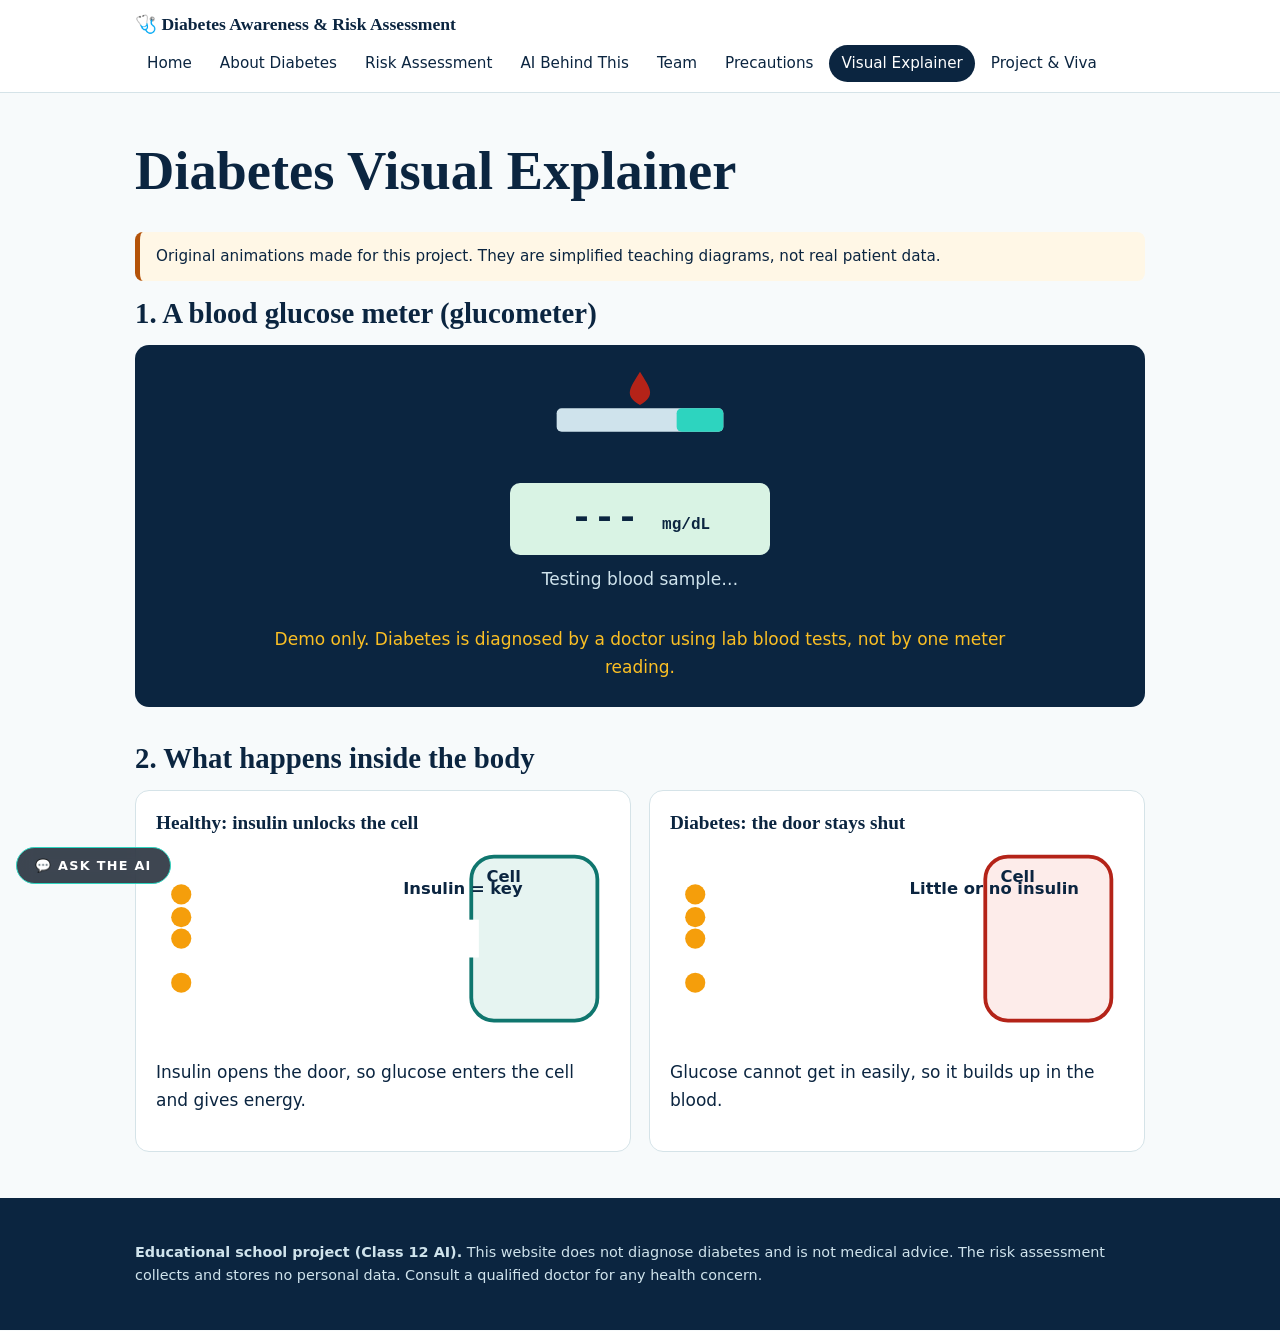
<file: demo.html>
<!DOCTYPE html><html lang="en"><head><meta charset="utf-8"><meta name="viewport" content="width=device-width,initial-scale=1"><title>Visual Explainer</title><link rel="stylesheet" href="css/style.css"><link rel="stylesheet" href="css/chatbot.css"></head><body><header id="nav"></header><main><section><div class="wrap"><h1>Diabetes Visual Explainer</h1>
<p class="note">Original animations made for this project. They are simplified teaching diagrams, not real patient data.</p>
<h2>1. A blood glucose meter (glucometer)</h2>
<div class="dev"><svg viewBox="0 0 120 60" width="200" role="img" aria-label="Test strip with a drop of blood"><rect x="10" y="26" width="100" height="14" rx="3" fill="#cfe3ec"/><rect x="82" y="26" width="28" height="14" rx="3" fill="#2dd4bf"/><path class="drop" d="M60 4 C54 14 50 18 60 24 C70 18 66 14 60 4Z" fill="#b42318"/></svg>
<div class="scr"><span id="gv">---</span> <small>mg/dL</small></div><p id="gm" aria-live="polite">Testing blood sample…</p>
<p style="color:#fbbf24">Demo only. Diabetes is diagnosed by a doctor using lab blood tests, not by one meter reading.</p></div>
<h2 style="margin-top:34px">2. What happens inside the body</h2>
<div class="two">
<div class="card"><h3>Healthy: insulin unlocks the cell</h3><svg class="cellv ok" viewBox="0 0 360 150" role="img" aria-label="Glucose entering a cell through insulin"><rect x="250" y="10" width="100" height="130" rx="18" fill="#e6f4f1" stroke="#0f766e" stroke-width="3"/><rect x="244" y="60" width="12" height="30" fill="#fff"/><circle class="g" cx="20" cy="40" r="8"/><circle class="g" cx="20" cy="75" r="8"/><circle class="g" cx="20" cy="110" r="8"/><circle class="g" cx="20" cy="58" r="8"/><text x="262" y="30">Cell</text><text x="196" y="40" fill="#0f766e">Insulin = key</text></svg><p>Insulin opens the door, so glucose enters the cell and gives energy.</p></div>
<div class="card"><h3>Diabetes: the door stays shut</h3><svg class="cellv bad" viewBox="0 0 360 150" role="img" aria-label="Glucose unable to enter a cell"><rect x="250" y="10" width="100" height="130" rx="18" fill="#fdecea" stroke="#b42318" stroke-width="3"/><circle class="g" cx="20" cy="40" r="8"/><circle class="g" cx="20" cy="75" r="8"/><circle class="g" cx="20" cy="110" r="8"/><circle class="g" cx="20" cy="58" r="8"/><text x="262" y="30">Cell</text><text x="190" y="40" fill="#b42318">Little or no insulin</text></svg><p>Glucose cannot get in easily, so it builds up in the blood.</p></div></div>
</div></section></main>
<footer id="foot"></footer><script src="js/main.js"></script><script>
(function(){var S=[[92,"Sample: typical fasting range (below 100 mg/dL)."],[112,"Sample: prediabetes range (100–125 mg/dL)."],[138,"Sample: diabetes range (126+ mg/dL). A doctor must confirm with lab tests."]],i=0,v=document.getElementById("gv"),m=document.getElementById("gm");
function run(){v.textContent="---";m.textContent="Testing blood sample…";setTimeout(function(){var s=S[i%3];i++;v.textContent=s[0];m.textContent=s[1]},1800)}
run();setInterval(run,5000)})();
</script><script src="js/faq.js"></script><script src="js/chatbot.js"></script></body></html>
</file>
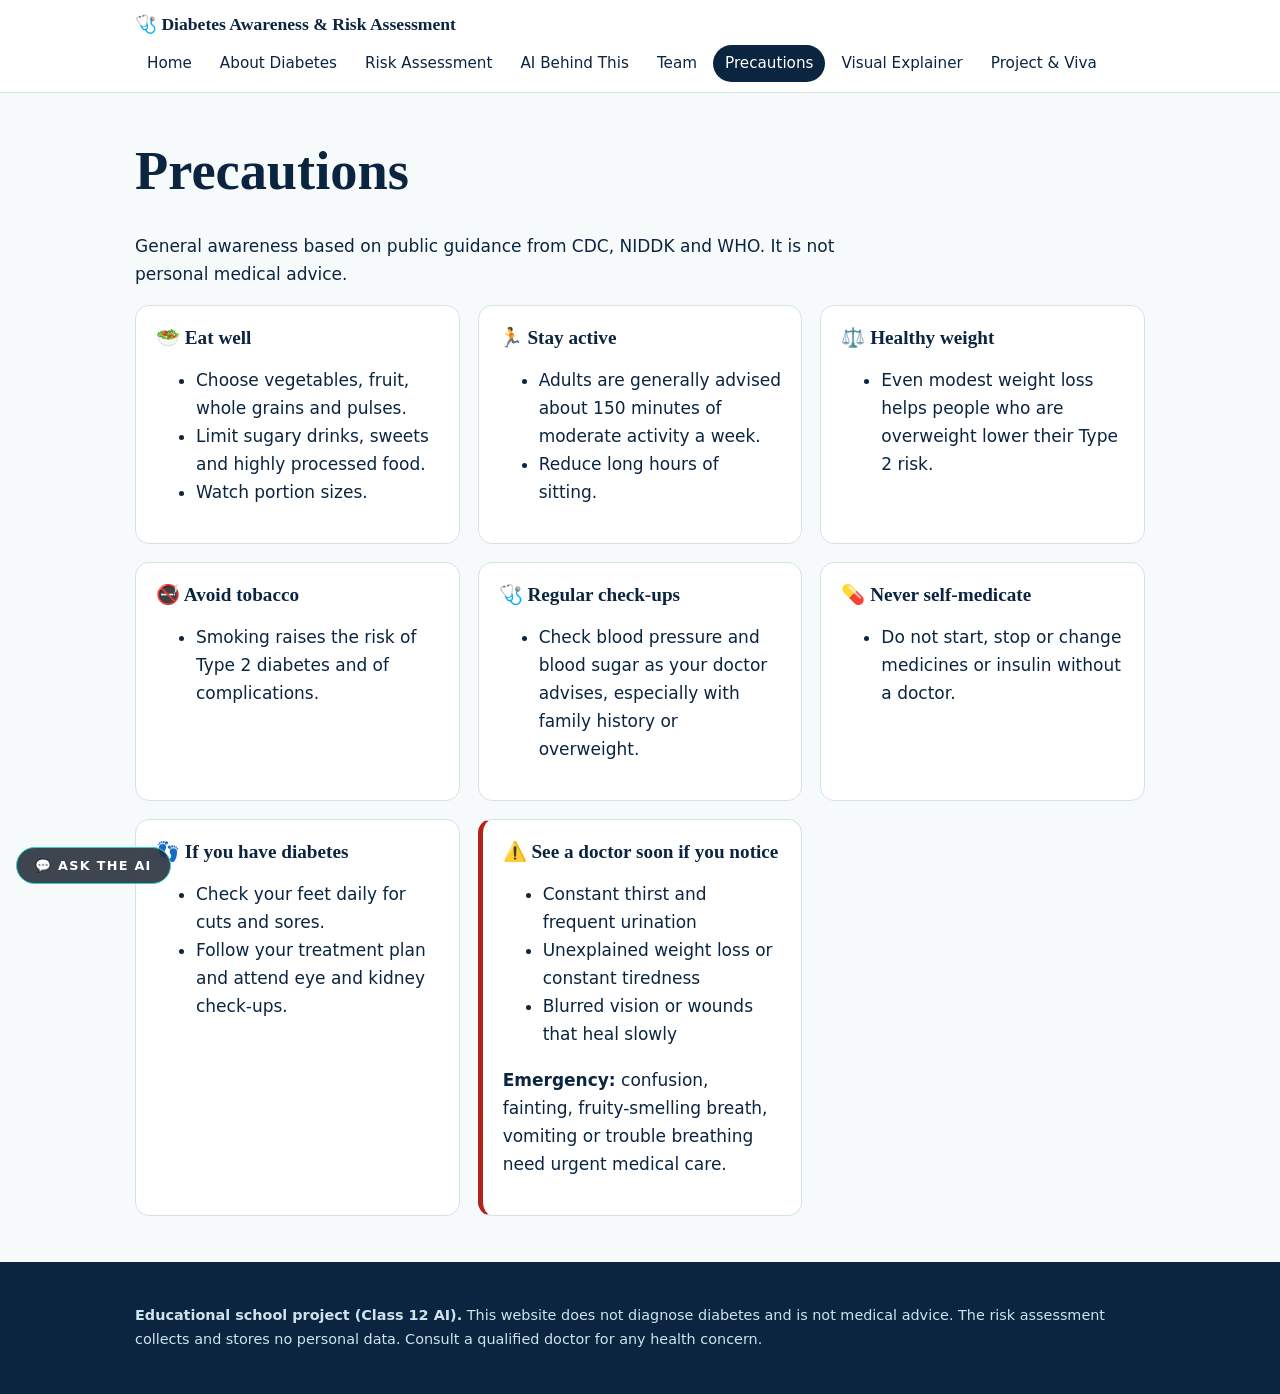
<file: precautions.html>
<!DOCTYPE html><html lang="en"><head><meta charset="utf-8"><meta name="viewport" content="width=device-width,initial-scale=1"><title>Precautions</title><link rel="stylesheet" href="css/style.css"><link rel="stylesheet" href="css/chatbot.css"></head><body><header id="nav"></header><main><section><div class="wrap"><h1>Precautions</h1>
<p>General awareness based on public guidance from CDC, NIDDK and WHO. It is not personal medical advice.</p>
<div class="two">
<div class="card"><h3>🥗 Eat well</h3><ul><li>Choose vegetables, fruit, whole grains and pulses.</li><li>Limit sugary drinks, sweets and highly processed food.</li><li>Watch portion sizes.</li></ul></div>
<div class="card"><h3>🏃 Stay active</h3><ul><li>Adults are generally advised about 150 minutes of moderate activity a week.</li><li>Reduce long hours of sitting.</li></ul></div>
<div class="card"><h3>⚖️ Healthy weight</h3><ul><li>Even modest weight loss helps people who are overweight lower their Type 2 risk.</li></ul></div>
<div class="card"><h3>🚭 Avoid tobacco</h3><ul><li>Smoking raises the risk of Type 2 diabetes and of complications.</li></ul></div>
<div class="card"><h3>🩺 Regular check-ups</h3><ul><li>Check blood pressure and blood sugar as your doctor advises, especially with family history or overweight.</li></ul></div>
<div class="card"><h3>💊 Never self-medicate</h3><ul><li>Do not start, stop or change medicines or insulin without a doctor.</li></ul></div>
<div class="card"><h3>👣 If you have diabetes</h3><ul><li>Check your feet daily for cuts and sores.</li><li>Follow your treatment plan and attend eye and kidney check-ups.</li></ul></div>
<div class="card warn"><h3>⚠️ See a doctor soon if you notice</h3><ul><li>Constant thirst and frequent urination</li><li>Unexplained weight loss or constant tiredness</li><li>Blurred vision or wounds that heal slowly</li></ul><p><strong>Emergency:</strong> confusion, fainting, fruity-smelling breath, vomiting or trouble breathing need urgent medical care.</p></div>
</div></div></section></main>
<footer id="foot"></footer><script src="js/main.js"></script><script src="js/faq.js"></script><script src="js/chatbot.js"></script></body></html>
</file>
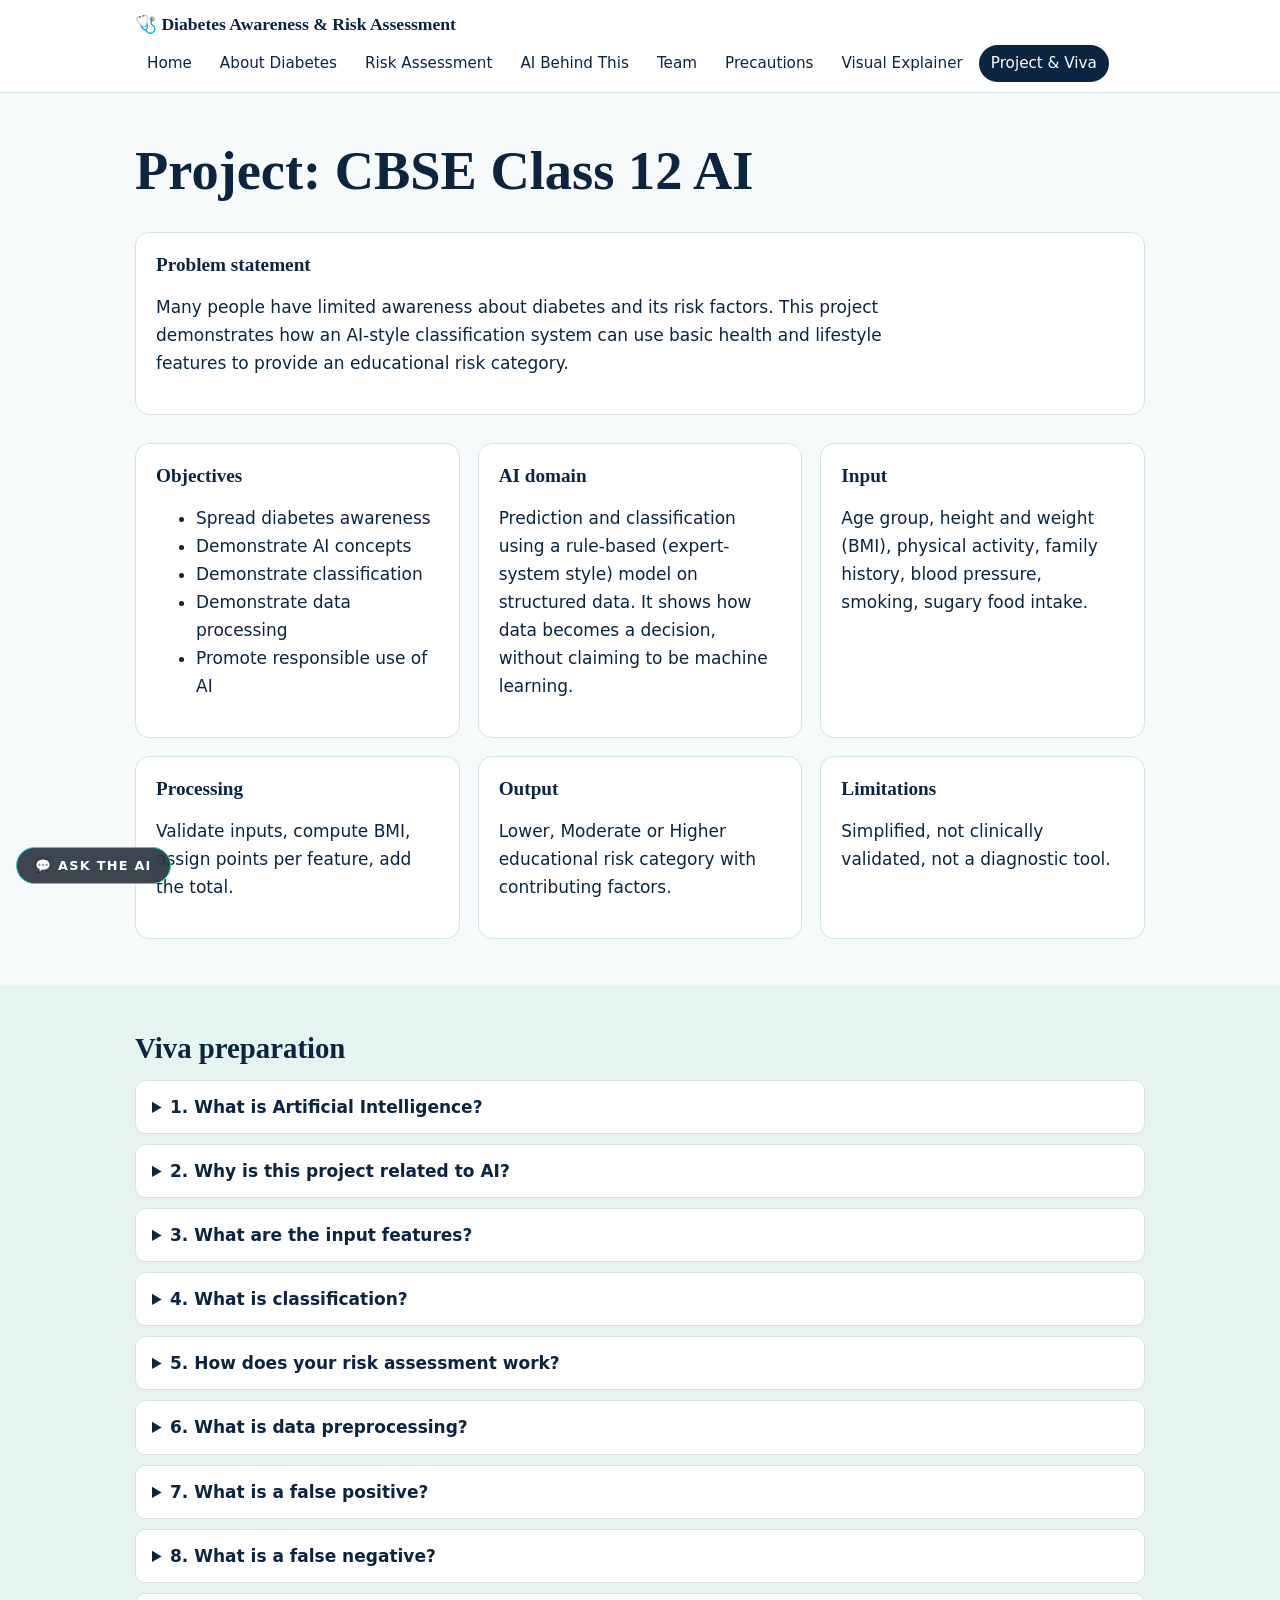
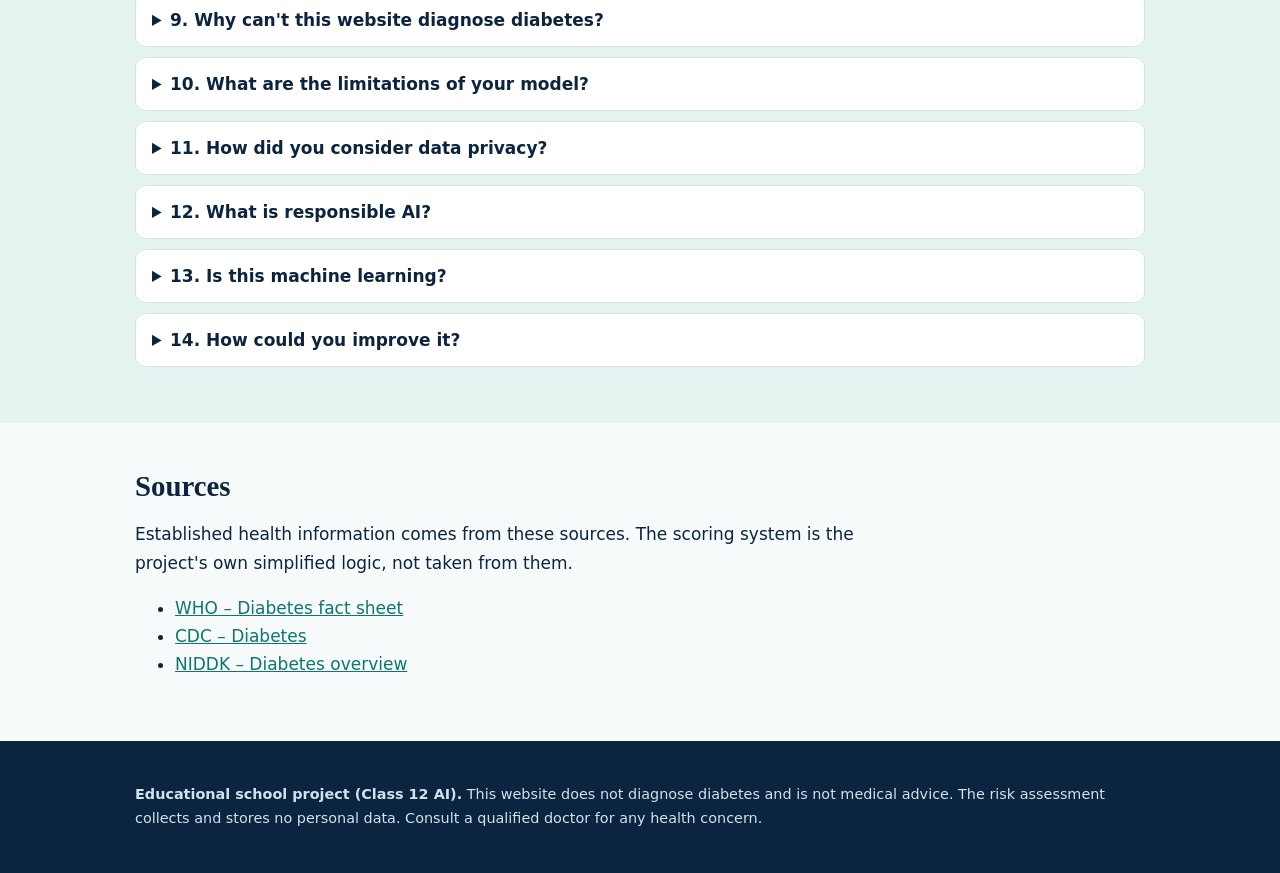
<file: project.html>
<!DOCTYPE html><html lang="en"><head><meta charset="utf-8"><meta name="viewport" content="width=device-width,initial-scale=1"><title>Project and Viva</title><link rel="stylesheet" href="css/style.css"><link rel="stylesheet" href="css/chatbot.css"></head><body><header id="nav"></header><main><section><div class="wrap"><h1>Project: CBSE Class 12 AI</h1>
<div class="card"><h3>Problem statement</h3><p>Many people have limited awareness about diabetes and its risk factors. This project demonstrates how an AI-style classification system can use basic health and lifestyle features to provide an educational risk category.</p></div><br>
<div class="grid"><div class="card"><h3>Objectives</h3><ul><li>Spread diabetes awareness</li><li>Demonstrate AI concepts</li><li>Demonstrate classification</li><li>Demonstrate data processing</li><li>Promote responsible use of AI</li></ul></div>
<div class="card"><h3>AI domain</h3><p>Prediction and classification using a rule-based (expert-system style) model on structured data. It shows how data becomes a decision, without claiming to be machine learning.</p></div>
<div class="card"><h3>Input</h3><p>Age group, height and weight (BMI), physical activity, family history, blood pressure, smoking, sugary food intake.</p></div>
<div class="card"><h3>Processing</h3><p>Validate inputs, compute BMI, assign points per feature, add the total.</p></div>
<div class="card"><h3>Output</h3><p>Lower, Moderate or Higher educational risk category with contributing factors.</p></div>
<div class="card"><h3>Limitations</h3><p>Simplified, not clinically validated, not a diagnostic tool.</p></div></div></div></section>
<section class="alt-bg"><div class="wrap"><h2>Viva preparation</h2>
<details><summary>1. What is Artificial Intelligence?</summary><p>Making machines do tasks that normally need human intelligence, like learning, reasoning and decision-making.</p></details>
<details><summary>2. Why is this project related to AI?</summary><p>It takes input data, analyses features and classifies the result, which is the basic prediction/classification workflow of AI.</p></details>
<details><summary>3. What are the input features?</summary><p>Age group, BMI, physical activity, family history, blood pressure, smoking and sugary food intake.</p></details>
<details><summary>4. What is classification?</summary><p>Putting data into predefined classes. Here: Lower, Moderate and Higher risk.</p></details>
<details><summary>5. How does your risk assessment work?</summary><p>Each answer gives points, the points are added, and the total is compared with thresholds to pick the category.</p></details>
<details><summary>6. What is data preprocessing?</summary><p>Cleaning and preparing data. We check valid ranges and convert height and weight to BMI and answers to numbers.</p></details>
<details><summary>7. What is a false positive?</summary><p>The system says higher risk but the person is actually not at risk.</p></details>
<details><summary>8. What is a false negative?</summary><p>The system says lower risk but the person actually is at risk. It can delay medical care.</p></details>
<details><summary>9. Why can't this website diagnose diabetes?</summary><p>Diagnosis needs blood tests by a doctor. We use a few self-reported answers and an unvalidated score.</p></details>
<details><summary>10. What are the limitations of your model?</summary><p>Few features, hand-made rules, no training on real data, self-reported inputs, possible bias.</p></details>
<details><summary>11. How did you consider data privacy?</summary><p>No name, phone or email is asked. Nothing is stored or sent; the calculation happens in the browser.</p></details>
<details><summary>12. What is responsible AI?</summary><p>Using AI fairly, safely and transparently, protecting privacy and keeping humans in control.</p></details>
<details><summary>13. Is this machine learning?</summary><p>No, it is rule-based. Machine learning would learn the rules from large datasets instead of us writing them.</p></details>
<details><summary>14. How could you improve it?</summary><p>Train a model on a proper public dataset, validate it with doctors and test it for fairness.</p></details></div></section>
<section><div class="wrap"><h2>Sources</h2><p>Established health information comes from these sources. The scoring system is the project's own simplified logic, not taken from them.</p><ul>
<li><a href="https://www.who.int/news-room/fact-sheets/detail/diabetes" target="_blank" rel="noopener">WHO – Diabetes fact sheet</a></li>
<li><a href="https://www.cdc.gov/diabetes/" target="_blank" rel="noopener">CDC – Diabetes</a></li>
<li><a href="https://www.niddk.nih.gov/health-information/diabetes" target="_blank" rel="noopener">NIDDK – Diabetes overview</a></li></ul></div></section></main>
<footer id="foot"></footer><script src="js/main.js"></script><script src="js/faq.js"></script><script src="js/chatbot.js"></script></body></html>
</file>
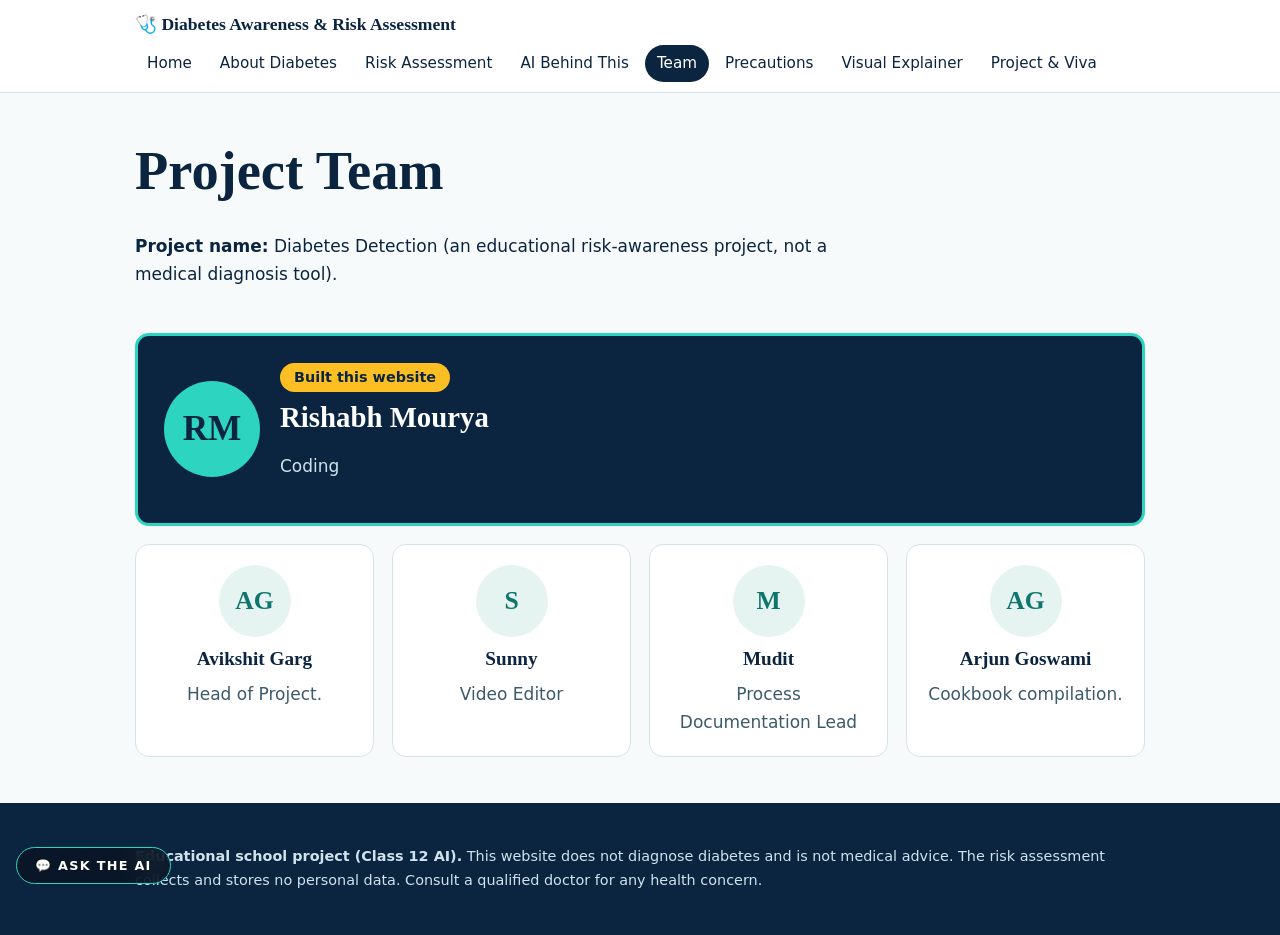
<file: team.html>
<!DOCTYPE html><html lang="en"><head><meta charset="utf-8"><meta name="viewport" content="width=device-width,initial-scale=1"><title>Our Team</title><link rel="stylesheet" href="css/style.css"><link rel="stylesheet" href="css/chatbot.css"></head><body><header id="nav"></header><main><section><div class="wrap"><h1>Project Team</h1>
<p><strong>Project name:</strong> Diabetes Detection (an educational risk-awareness project, not a medical diagnosis tool).</p><br>
<div class="team">
<div class="card me"><div class="av" aria-hidden="true">RM</div><div><span class="tag">Built this website</span><h2 style="margin:8px 0 2px">Rishabh Mourya</h2><p class="role">Coding</p></div></div>
<div class="card person"><div class="av" aria-hidden="true">AG</div><h3>Avikshit Garg</h3><p class="role">Head of Project.</p></div>
<div class="card person"><div class="av" aria-hidden="true">S</div><h3>Sunny</h3><p class="role">Video Editor</p></div>
<div class="card person"><div class="av" aria-hidden="true">M</div><h3>Mudit</h3><p class="role">Process Documentation Lead</p></div>
<div class="card person"><div class="av" aria-hidden="true">AG</div><h3>Arjun Goswami</h3><p class="role">Cookbook compilation.</p></div>
</div></div></section></main>
<footer id="foot"></footer><script src="js/main.js"></script><script src="js/faq.js"></script><script src="js/chatbot.js"></script></body></html>
</file>
<file: css/story.css>
:root{--d:90px;--b:14px;--hm:1;--e:1;--x:0;--teal:#2dd4bf;--tx:#e6f0f5;--mu:#9db4c2;--ln:rgba(255,255,255,.14);--card:rgba(255,255,255,.06);--ez:cubic-bezier(.2,.7,.2,1)}
@media(max-width:760px){:root{--d:48px;--b:6px;--hm:.8}}
*{box-sizing:border-box}html{scroll-behavior:auto}
body{margin:0;background:#060d1a;color:var(--tx);font:17px/1.6 system-ui,"Segoe UI",Roboto,sans-serif;overflow-x:clip}
#bg{position:fixed;inset:0;width:100%;height:100%;z-index:0;pointer-events:none}
main{position:relative;z-index:1}
h1,h2,h3{margin:0 0 .4em;line-height:1.1}h2{font:700 clamp(1.8rem,4.4vw,3.1rem)/1.1 Georgia,serif}h3{font-size:1.1rem}
p{margin:0 0 .8em;color:var(--mu)}a{color:var(--teal)}
.skip{position:fixed;left:10px;top:-60px;background:#fff;color:#000;padding:8px 14px;border-radius:8px;z-index:99}.skip:focus{top:10px}
a:focus-visible,button:focus-visible,input:focus-visible,select:focus-visible,summary:focus-visible{outline:3px solid #fbbf24;outline-offset:3px}
.fn{position:fixed;top:14px;left:50%;translate:-50% 0;z-index:30;display:flex;align-items:center;gap:4px;padding:6px 8px;border-radius:99px;border:1px solid transparent;max-width:calc(100% - 16px);transition:background .6s,border-color .6s,box-shadow .6s,backdrop-filter .6s}
.fn.on{background:rgba(8,18,32,.55);backdrop-filter:blur(14px);-webkit-backdrop-filter:blur(14px);border-color:var(--ln);box-shadow:0 8px 30px rgba(0,0,0,.35)}
.fn .logo{font-weight:700;color:#fff;text-decoration:none;padding:6px 10px;white-space:nowrap}
#links{display:flex;gap:2px;overflow-x:auto;scrollbar-width:none}#links::-webkit-scrollbar{display:none}
#links a,.more a,.sources a.lnk{color:var(--mu);text-decoration:none;padding:6px 12px;border-radius:99px;white-space:nowrap;font-size:.92rem;background:linear-gradient(var(--teal),var(--teal)) 50% 85%/0 2px no-repeat;transition:color .3s,background-size .35s var(--ez)}
#links a:hover,#links a.cur,.more a:hover{color:#fff;background-size:60% 2px}
@media(max-width:760px){.fn .logo{display:none}}
.scene{position:relative;height:calc(var(--h)*var(--hm)*1vh)}
.pin{position:sticky;top:0;height:100vh;height:100svh;overflow:hidden;display:flex;align-items:center;justify-content:center}
.stage{width:min(1100px,92%);position:relative;text-align:center}
.sec{padding:110px 0}.wrap{width:min(1000px,92%);margin:auto}
.sc{opacity:calc(var(--e)*(1 - var(--x)));transform:translate3d(calc((1 - var(--e))*var(--ix,0px) + var(--x)*var(--ox,0px)),calc((1 - var(--e))*var(--iy,var(--d)) + var(--x)*var(--oy,calc(var(--d)*-1))),0) scale(calc(.88 + var(--e)*.12 - var(--x)*.04));filter:blur(calc((1 - var(--e))*var(--b) + var(--x)*6px));will-change:transform,opacity}
.sv{filter:none!important}
[data-in]{--e:0}.calm [data-in]{--e:1}
.eyebrow{letter-spacing:.3em;text-transform:uppercase;font-size:.78rem;color:var(--teal)}
.hero{position:relative;z-index:2;animation:rise 1.5s var(--ez) .2s backwards}
@keyframes rise{from{opacity:0;transform:translateY(30px);filter:blur(10px)}}
h1{font:800 clamp(2.1rem,6.6vw,5.4rem)/1.04 system-ui,sans-serif;letter-spacing:.02em}h1 span{color:var(--teal)}
.sub{font-size:clamp(1rem,2vw,1.35rem);max-width:34em;margin:0 auto 1.4em;color:#c4d6e0}
.cue{letter-spacing:.2em;text-transform:uppercase;font-size:.75rem;color:var(--teal)}.mini{font-size:.82rem;margin-top:10px}
.hv{position:absolute;inset:0;margin:auto;width:min(86vmin,760px);aspect-ratio:1;pointer-events:none;transform:scale(calc(1 + var(--x)*2.4));opacity:calc(.85*(1 - var(--x)));animation:fade 2.4s ease backwards}
@keyframes fade{from{opacity:0}}
.hv svg{width:100%;height:100%;overflow:visible}.hv .r{animation:spin 80s linear infinite;transform-origin:200px 200px}
@keyframes spin{to{rotate:360deg}}.ecg{stroke-dasharray:420;animation:ecg 5s ease-in-out infinite}@keyframes ecg{from{stroke-dashoffset:420}60%,to{stroke-dashoffset:0}}
.card,.glass{background:var(--card);border:1px solid var(--ln);border-radius:18px;padding:20px;text-align:left;transition:border-color .4s,translate .4s var(--ez),box-shadow .4s}
.card:hover{border-color:rgba(45,212,191,.6);translate:0 -4px;box-shadow:0 14px 34px rgba(0,0,0,.3)}
.card h3{color:#fff}.card p{margin:0}
.dgrid{display:grid;grid-template-columns:1fr minmax(170px,250px) 1fr;gap:18px 28px;align-items:center;margin-top:22px}
.dgrid svg{grid-column:2;grid-row:1/3;width:100%}
@media(max-width:760px){.dgrid{grid-template-columns:1fr 1fr;gap:12px}.dgrid svg{grid-column:1/3;grid-row:1;max-width:150px;margin:auto}.card{padding:14px}.card p{font-size:.86rem;line-height:1.45}}
.orb path{fill:rgba(45,212,191,.12);stroke:var(--teal);stroke-width:3;stroke-dasharray:1;stroke-dashoffset:calc(1 - var(--e))}
.stk{display:grid;margin-top:26px;opacity:calc(var(--e)*(1 - var(--x)));filter:blur(calc((1 - var(--e))*var(--b)))}
.tc{grid-area:1/1;justify-self:center;width:min(340px,100%);min-height:250px;background:#0d2640;transform:translateX(calc(var(--e)*(1 - var(--x))*var(--sx)))  scale(calc(.9 + var(--e)*.1 - var(--x)*.05))}
.tc svg{width:56px;height:56px;margin-bottom:6px}.tc .inf{margin-top:10px}
@media(max-width:760px){.tc{min-height:130px;width:100%;transform:translateY(calc(var(--e)*(1 - var(--x))*var(--sy))) scale(calc(.9 + var(--e)*.1 - var(--x)*.05))}.tc svg{display:none}}
.a1{animation:spin 14s linear infinite;transform-origin:center}.a2 rect{animation:bar 3s ease-in-out infinite;transform-origin:bottom;transform-box:fill-box}.a2 rect:nth-child(2){animation-delay:.4s}.a2 rect:nth-child(3){animation-delay:.8s}
@keyframes bar{50%{scale:1 .45}}.a3{animation:pulse 2.4s ease-in-out infinite;transform-origin:center;transform-box:fill-box}@keyframes pulse{50%{scale:1.18}}
svg text{font-family:system-ui,sans-serif;fill:#e6f0f5;text-anchor:middle}svg .s{fill:var(--mu);font-size:11px}
.ln{fill:none;stroke:var(--teal);stroke-width:2;stroke-dasharray:1;stroke-dashoffset:calc(1 - var(--e));opacity:.75}
.box{fill:rgba(45,212,191,.1);stroke:var(--teal);stroke-width:2}.vis{width:min(1000px,100%);height:auto;max-height:56svh}
.caps,.stack2{display:grid;max-width:720px;margin:10px auto 0;min-height:90px}.caps>*,.stack2>*{grid-area:1/1}
.caps p{color:#fff;font-size:1.1rem}
.dot{fill:#fbbf24}
.fi,.stack2 h3{font-size:clamp(1.5rem,3.4vw,2.4rem);font-family:Georgia,serif;color:#fff;margin:0 0 .3em}
.stack2 p{font-size:1.1rem;max-width:34em;margin-inline:auto}.stack2 .fin{align-self:center;color:#fff;font:700 clamp(1.3rem,3vw,2rem)/1.3 Georgia,serif}
.rail{position:absolute;left:0;top:10%;bottom:10%;width:2px;background:var(--teal);transform-origin:top;transform:scaleY(var(--e))}
#responsible .pin{background:#10151c}#responsible h2{color:#cfd8df}
.pst{display:grid;grid-template-columns:repeat(4,1fr);gap:14px;margin:26px 0 18px}
@media(max-width:760px){.pst{grid-template-columns:1fr 1fr}}
.pst .card{text-align:center}.pst b{display:block;color:var(--teal);letter-spacing:.12em;font-size:.8rem}
.shield{width:90px;margin:0 auto}.shield path{fill:rgba(45,212,191,.12);stroke:var(--teal);stroke-width:3;stroke-dasharray:1;stroke-dashoffset:calc(1 - var(--e))}
.form{display:grid;grid-template-columns:repeat(auto-fit,minmax(240px,1fr));gap:16px}.full{grid-column:1/-1}
label{font-weight:600;display:block;margin-bottom:4px;font-size:.95rem}
input,select{width:100%;padding:12px;border:1.5px solid #6b8596;border-radius:10px;font:inherit;background:#0a1a2b;color:#fff;transition:border-color .3s,box-shadow .3s}
input:focus,select:focus{border-color:var(--teal);box-shadow:0 0 0 4px rgba(45,212,191,.2)}
.err{color:#ff9b8f;font-size:.88rem;min-height:1.2em}
.btn{display:inline-block;background:var(--teal);color:#04202a;border:2px solid var(--teal);padding:12px 24px;border-radius:99px;font:700 1rem system-ui;text-decoration:none;cursor:pointer;margin:6px;transition:scale .3s var(--ez),box-shadow .3s,background .3s}
.btn:hover{scale:1.04;box-shadow:0 0 28px rgba(45,212,191,.45)}.btn.ghost{background:transparent;color:#fff;border-color:var(--ln)}.btn.ghost:hover{border-color:var(--teal)}
.fx{opacity:0;transform:scale(.8) translateY(20px);filter:blur(10px);transition:opacity .8s var(--ez),transform .8s var(--ez),filter .8s var(--ez)}.fx.in{opacity:1;transform:none;filter:none}.fx[hidden]{display:none}
.calm .fx,.calm .fx.in{transition:none}
.stp{display:flex;gap:10px;align-items:center;margin:8px 0;color:var(--mu);opacity:0;translate:0 12px;transition:opacity .5s,translate .5s var(--ez)}.stp.on{opacity:1;translate:0 0;color:#fff}
.pb{height:8px;background:#16314a;border-radius:99px;overflow:hidden;margin-top:14px}.pb i{display:block;height:100%;width:0;background:var(--teal);transition:width .7s ease}
.rb{fill:none;stroke:#16314a;stroke-width:12}.rg{fill:none;stroke-width:12;stroke-linecap:round;stroke-dasharray:440;stroke-dashoffset:440;transition:stroke-dashoffset 1.5s var(--ez)}
.rs{display:grid;grid-template-columns:200px 1fr;gap:26px;align-items:center}@media(max-width:700px){.rs{grid-template-columns:1fr}}
.badge{display:inline-block;padding:6px 20px;border-radius:99px;font-weight:800;color:#fff;margin-bottom:8px}
.lower{background:#15803d}.moderate{background:#b45309}.higher{background:#b42318}
.fi2{opacity:0;translate:-14px 0;transition:opacity .6s,translate .6s var(--ez);list-style:none;margin:4px 0;color:#e6f0f5}.fi2.in{opacity:1;translate:0 0}ul.ck{padding:0}
.note{border-left:4px solid #fbbf24;background:rgba(251,191,36,.08);padding:12px 16px;border-radius:8px;color:#e8dcc0;font-size:.92rem}
.sg{display:grid;gap:16px;grid-template-columns:repeat(auto-fit,minmax(250px,1fr));margin-top:22px}
.rv{opacity:var(--e);transform:translateY(calc((1 - var(--e))*70px)) scale(calc(.9 + var(--e)*.1));filter:blur(calc((1 - var(--e))*10px))}
.stats{display:grid;grid-template-columns:repeat(auto-fit,minmax(130px,1fr));gap:14px;margin:20px 0}.stats b{display:block;font:800 2.4rem Georgia,serif;color:var(--teal)}.stats .card{text-align:center}
.tw{overflow-x:auto;margin-top:22px}table{border-collapse:collapse;width:100%;min-width:480px}th,td{padding:9px 12px;border-bottom:1px solid var(--ln);text-align:left;font-size:.92rem}th{color:var(--teal)}
.sources a.lnk{display:inline-block;margin-top:10px;color:var(--teal);padding:0}
.big{font:800 clamp(1.7rem,5.6vw,4.2rem)/1.15 system-ui,sans-serif;letter-spacing:.02em}.big>span{display:block}.big>span:nth-child(2){color:var(--teal)}
.disc{font-size:.85rem;max-width:44em;margin:18px auto 0}
#vbtn{position:fixed;right:16px;bottom:16px;z-index:40;background:rgba(8,18,32,.7);backdrop-filter:blur(10px);color:#fff;border:1px solid var(--teal);border-radius:99px;padding:10px 18px;font:700 .8rem system-ui;letter-spacing:.12em;cursor:pointer;transition:scale .3s,box-shadow .3s}#vbtn:hover{scale:1.05;box-shadow:0 0 22px rgba(45,212,191,.4)}
#vm{position:fixed;inset:0;background:rgba(2,8,16,.6);z-index:50;opacity:0;visibility:hidden;transition:opacity .5s,visibility 0s .5s}
.vp{position:fixed;top:0;right:0;height:100%;width:min(460px,100%);z-index:60;background:#0b1b2d;border-left:1px solid var(--ln);padding:24px 22px 40px;overflow-y:auto;overscroll-behavior:contain;opacity:0;visibility:hidden;transform:translateX(50px);filter:blur(10px);transition:opacity .5s,transform .6s var(--ez),filter .5s,visibility 0s .6s}
.vo #vm{opacity:1;visibility:visible;transition:opacity .5s}.vo .vp{opacity:1;visibility:visible;transform:none;filter:none;transition:opacity .5s,transform .6s var(--ez),filter .5s}
details{background:var(--card);border:1px solid var(--ln);border-radius:10px;padding:10px 14px;margin-bottom:8px}summary{cursor:pointer;font-weight:600}details p{margin:8px 0 0;color:#cfe0ea}
.x{float:right;background:none;border:1px solid var(--ln);color:#fff;border-radius:50%;width:36px;height:36px;cursor:pointer;font-size:1.1rem}
.calm .scene{height:auto!important}.calm .pin{position:static;height:auto;padding:90px 0}.calm .caps,.calm .stack2,.calm .stk{display:flex;flex-direction:column;gap:14px}.calm .tc{transform:none}.calm .hv{display:none}
@media(prefers-reduced-motion:reduce){*{animation:none!important}}
.ga{grid-column:1;grid-row:1}.gb{grid-column:1;grid-row:2}.gc{grid-column:3;grid-row:1}.gd{grid-column:3;grid-row:2}
@media(max-width:760px){.ga,.gb,.gc,.gd{grid-column:auto;grid-row:auto}}
.more{display:flex;flex-wrap:wrap;justify-content:center;gap:2px;margin-top:6px}
.wd{display:inline-block;--w:clamp(0,calc(var(--e)*(var(--n) + 2) - var(--i)),1);opacity:calc(var(--w)*(1 - var(--x)));transform:translateY(calc((1 - var(--w))*.8em - var(--x)*.4em)) scale(calc(.9 + var(--w)*.1));filter:blur(calc((1 - var(--w))*10px + var(--x)*5px));margin-right:.28em;will-change:transform,opacity}
.wds{display:block}.wds2{display:block}

#pre{position:fixed;inset:0;z-index:100;background:#060d1a;display:flex;align-items:center;justify-content:center;text-align:center;transition:transform 1.1s cubic-bezier(.7,0,.2,1)}
#pre.gone{transform:translateY(-100%)}#pn{display:block;font:800 clamp(3.4rem,13vw,9rem)/1 Georgia,serif;color:#fff;letter-spacing:-.02em;margin-top:10px}
#pbar{display:block;height:3px;background:var(--teal);transform-origin:0 50%;transform:scaleX(0);margin-top:14px}
body:not(.ready){overflow:hidden}body:not(.ready) .hero,body:not(.ready) .hv{animation-play-state:paused}
.calm #pre{display:none}
.mq{overflow:hidden;white-space:nowrap;padding:26px 0;border-block:1px solid var(--ln);position:relative;z-index:1}
.mt{display:inline-block;will-change:transform}.mt span{display:inline-block;padding-right:.6em;font:800 clamp(2.4rem,7.5vw,6rem)/1.1 system-ui,sans-serif;letter-spacing:.02em;color:transparent;-webkit-text-stroke:1.5px rgba(45,212,191,.75)}
.mq.f .mt span{color:rgba(45,212,191,.14);-webkit-text-stroke:0}
.hz{--cw:min(78vw,520px);overflow:hidden;padding:24px 0 30px;margin-top:18px}
.trk{display:flex;gap:24px;padding-left:calc(50% - var(--cw)/2);transform:translateX(calc(var(--e)*-2*(var(--cw) + 24px)));will-change:transform}
.hc{flex:0 0 var(--cw);min-height:270px;--f:1;opacity:calc(.3 + var(--f)*.7);transform:scale(calc(.88 + var(--f)*.12));background:#0d2640;padding:26px}
.hc svg{width:64px;height:64px;margin-bottom:8px}.hc h3{font:700 1.7rem Georgia,serif}.hc p{font-size:1.05rem}
@media(max-width:760px){.hc{min-height:230px;padding:18px}.hc svg{width:48px;height:48px}}
.calm .trk{transform:none;flex-direction:column;padding:0 4%}.calm .hc{flex:none;width:100%}
.tf{font:800 clamp(1.8rem,5.4vw,4rem)/1.2 system-ui,sans-serif;max-width:20em;margin:auto}
.tf .w{display:inline-block;margin-right:.26em;--w:clamp(0,calc(var(--e)*(var(--n) + 1) - var(--i)),1);color:rgb(calc(60 + var(--w)*170),calc(80 + var(--w)*160),calc(95 + var(--w)*150))}

.vs{display:grid;grid-template-columns:minmax(0,.9fr) minmax(0,1.1fr);gap:56px;align-items:center;text-align:left;width:min(1050px,92%)}
.lt h2{font-size:clamp(1.8rem,4.2vw,3.2rem)}.lt .bl{font-size:1.1rem;max-width:26em}.lt .art{margin:18px 0 0;width:150px}
.vf{position:relative;max-width:560px;width:100%}
.vn{display:flex;gap:14px;align-items:center;background:var(--card);border:1px solid var(--ln);border-radius:16px;padding:10px 16px;transition:border-color .4s,box-shadow .4s}
.vn:hover{border-color:rgba(45,212,191,.6);box-shadow:0 10px 26px rgba(0,0,0,.3)}
.vn .ic{flex:0 0 46px;height:46px;border-radius:50%;background:rgba(45,212,191,.14);border:2px solid var(--teal);display:flex;align-items:center;justify-content:center;font:700 1.1rem Georgia,serif;color:#fff}
.vn .ic svg{width:28px;height:28px}.vn h3{margin:0;font-size:1rem;color:#fff;letter-spacing:.02em}.vn p{margin:0;font-size:.88rem;line-height:1.4}
.vn em{margin-left:auto;font-style:normal;font-size:.72rem;color:var(--teal);border:1px solid var(--ln);border-radius:99px;padding:2px 10px;white-space:nowrap}
.pop{opacity:calc(clamp(0,var(--e)*2.2,1)*(1 - var(--x)));transform:translateY(calc((1 - var(--e))*44px - var(--x)*30px)) scale(calc(.55 + var(--e)*.45 - var(--x)*.05));filter:blur(calc((1 - var(--e))*6px));will-change:transform,opacity}
.vc{margin-left:38px;width:2px;height:16px;background:var(--ln);position:relative;opacity:calc(1 - var(--x))}
.vc::after{content:"";position:absolute;inset:0;background:var(--teal);transform-origin:top;transform:scaleY(var(--e))}
.pk{position:absolute;left:32px;top:0;width:14px;height:14px;border-radius:50%;background:#fbbf24;box-shadow:0 0 16px #fbbf24;opacity:0;transition:opacity .4s;z-index:2;pointer-events:none}
@media(max-width:760px){.vs{grid-template-columns:1fr;gap:12px}.lt .bl,.lt .art,.lt .eyebrow{display:none}.vn{padding:8px 12px}.vn p{font-size:.8rem}.vc{height:12px}.lt h2{margin:0}}
@media(max-height:700px){.vn p{font-size:.78rem}.vn{padding:6px 12px}.vn .ic{flex-basis:40px;height:40px}.vc{height:10px;margin-left:35px}.pk{left:29px}}
.calm .pk{display:none}.calm .vs{display:block}
</file>
<file: css/chatbot.css>
.cb-btn{position:fixed;left:16px;bottom:16px;z-index:90;background:rgba(8,18,32,.78);backdrop-filter:blur(10px);-webkit-backdrop-filter:blur(10px);color:#fff;border:1px solid #2dd4bf;border-radius:99px;padding:10px 18px;font:700 .8rem system-ui,sans-serif;letter-spacing:.1em;cursor:pointer;transition:scale .3s,box-shadow .3s}
.cb-btn:hover{scale:1.05;box-shadow:0 0 22px rgba(45,212,191,.4)}
.cb-btn:focus-visible,.cb-panel button:focus-visible,.cb-panel input:focus-visible{outline:3px solid #fbbf24;outline-offset:2px}
.cb-panel{position:fixed;left:12px;bottom:12px;z-index:95;width:min(390px,calc(100% - 24px));height:min(580px,82vh);display:flex;flex-direction:column;background:#0b1b2d;color:#e6f0f5;font:15px/1.45 system-ui,"Segoe UI",sans-serif;border:1px solid rgba(255,255,255,.16);border-radius:20px;box-shadow:0 24px 70px rgba(0,0,0,.55);opacity:0;visibility:hidden;transform:translateY(34px) scale(.95);transform-origin:bottom left;filter:blur(8px);transition:opacity .45s,transform .55s cubic-bezier(.2,.7,.2,1),filter .45s,visibility 0s .55s}
.cb-panel.open{opacity:1;visibility:visible;transform:none;filter:none;transition:opacity .45s,transform .55s cubic-bezier(.2,.7,.2,1),filter .45s}
.cb-head{display:flex;align-items:center;gap:10px;padding:14px 16px;border-bottom:1px solid rgba(255,255,255,.12)}
.cb-head b{flex:1}.cb-head small{display:block;font-weight:400;color:#9db4c2;font-size:.75rem}
.cb-x{background:none;border:1px solid rgba(255,255,255,.2);color:#fff;border-radius:50%;width:32px;height:32px;cursor:pointer}
.cb-list{flex:1;overflow-y:auto;overscroll-behavior:contain;padding:14px;display:flex;flex-direction:column;gap:10px}
.cb-m{white-space:pre-wrap;max-width:88%;padding:10px 14px;border-radius:16px;opacity:0;transform:translateY(16px) scale(.94);filter:blur(5px);transition:opacity .5s,transform .55s cubic-bezier(.2,.7,.2,1),filter .5s}
.cb-m.in{opacity:1;transform:none;filter:none}
.cb-m.bot{align-self:flex-start;background:rgba(255,255,255,.08);border:1px solid rgba(255,255,255,.12);border-bottom-left-radius:4px}
.cb-m.me{align-self:flex-end;background:#2dd4bf;color:#04202a;border-bottom-right-radius:4px;font-weight:600}
.cb-m a{display:inline-block;margin-top:6px;color:#2dd4bf;font-weight:700}
.cb-dots span{display:inline-block;width:7px;height:7px;margin:0 2px;border-radius:50%;background:#9db4c2;animation:cbd 1s infinite ease-in-out}
.cb-dots span:nth-child(2){animation-delay:.15s}.cb-dots span:nth-child(3){animation-delay:.3s}
@keyframes cbd{0%,60%,100%{opacity:.3;transform:none}30%{opacity:1;transform:translateY(-4px)}}
.cb-chips{display:flex;gap:6px;flex-wrap:wrap;padding:0 14px 8px}
.cb-chips button{background:transparent;color:#cfe3ec;border:1px solid rgba(45,212,191,.5);border-radius:99px;padding:5px 12px;font:inherit;font-size:.8rem;cursor:pointer;transition:background .3s,color .3s}
.cb-chips button:hover{background:#2dd4bf;color:#04202a}
.cb-form{display:flex;gap:8px;padding:10px 14px 14px;border-top:1px solid rgba(255,255,255,.12)}
.cb-form input{flex:1;min-width:0;background:#0a1a2b;color:#fff;border:1.5px solid #6b8596;border-radius:99px;padding:10px 14px;font:inherit;transition:border-color .3s,box-shadow .3s}
.cb-form input:focus{border-color:#2dd4bf;box-shadow:0 0 0 4px rgba(45,212,191,.2);outline:none}
.cb-form button{background:#2dd4bf;color:#04202a;border:0;border-radius:99px;padding:0 18px;font-weight:700;cursor:pointer}
.cb-note{font-size:.7rem;color:#9db4c2;text-align:center;padding:0 14px 8px}
@media(max-width:560px){.cb-panel{left:8px;bottom:8px;width:calc(100% - 16px);height:78vh}.cb-btn{padding:9px 14px}}
@media(prefers-reduced-motion:reduce){.cb-panel,.cb-m{transition:none!important;filter:none}.cb-dots span{animation:none}}
</file>
<file: css/style.css>
:root{--ink:#0b2540;--teal:#0f766e;--mint:#e6f4f1;--amber:#b45309;--paper:#f7fafb;--line:#d5e3e8;--red:#b42318;--r:14px}
*{box-sizing:border-box}html{scroll-behavior:smooth}
body{margin:0;font:17px/1.65 system-ui,"Segoe UI",Roboto,sans-serif;color:var(--ink);background:var(--paper)}
h1,h2,h3{font-family:Georgia,"Times New Roman",serif;line-height:1.2;margin:0 0 .5em}
h1{font-size:clamp(2rem,5vw,3.4rem)}h2{font-size:1.8rem}h3{font-size:1.2rem}
a{color:var(--teal)}p,li{max-width:70ch}
.wrap{max-width:1050px;margin:auto;padding:0 20px}
header.nav{background:#fff;border-bottom:1px solid var(--line);position:sticky;top:0;z-index:9}
.nav .wrap{display:flex;align-items:center;justify-content:space-between;flex-wrap:wrap;gap:6px;padding:10px 20px}
.brand{font-family:Georgia,serif;font-weight:700;text-decoration:none;color:var(--ink);font-size:1.1rem}
.nav nav{display:flex;flex-wrap:wrap;gap:4px}
.nav nav a{text-decoration:none;color:var(--ink);padding:6px 12px;border-radius:99px;font-size:.95rem}
.nav nav a:hover{background:var(--mint)}.nav nav a.on{background:var(--ink);color:#fff}
a:focus-visible,button:focus-visible,input:focus-visible,select:focus-visible{outline:3px solid var(--amber);outline-offset:2px}
.hero{background:var(--ink);color:#fff;padding:70px 0 90px;position:relative;overflow:hidden}
.hero p{color:#cfe3ec;font-size:1.15rem}.hero svg{position:absolute;left:0;bottom:0;width:100%;height:90px;opacity:.5}
.hero .wrap{position:relative;animation:rise .8s ease backwards}
@keyframes rise{from{opacity:0;transform:translateY(16px)}to{opacity:1;transform:none}}
.btn{display:inline-block;background:var(--teal);color:#fff;border:0;padding:12px 22px;border-radius:99px;font:600 1rem system-ui;text-decoration:none;cursor:pointer;margin:6px 8px 6px 0}
.btn:hover{background:#0b5f58}.btn.alt{background:transparent;border:2px solid #fff}.btn.dark{background:var(--ink)}
.hero .btn{background:#2dd4bf;color:var(--ink)}.hero .btn.alt{background:transparent;color:#fff}
.note{background:#fff7e6;border-left:5px solid var(--amber);padding:12px 16px;border-radius:8px;font-size:.95rem;max-width:none}
.hero .note{background:rgba(255,255,255,.1);border-color:#fbbf24;color:#fff;margin-top:22px;max-width:62ch}
section{padding:46px 0}.alt-bg{background:var(--mint)}
.grid{display:grid;gap:18px;grid-template-columns:repeat(auto-fit,minmax(240px,1fr))}
.card{background:#fff;border:1px solid var(--line);border-radius:var(--r);padding:20px}
.card .ic{font-size:1.8rem}
.flow{display:flex;flex-direction:column;gap:0;align-items:center}
.flow div{background:#fff;border:2px solid var(--teal);border-radius:var(--r);padding:12px 20px;width:min(100%,420px);text-align:center;font-weight:600}
.flow span{color:var(--teal);font-size:1.5rem;line-height:1.3}
table{border-collapse:collapse;width:100%;background:#fff;border-radius:var(--r);overflow:hidden}
th,td{padding:10px 12px;border-bottom:1px solid var(--line);text-align:left;font-size:.95rem}th{background:var(--ink);color:#fff}
.tw{overflow-x:auto}
form.card{display:grid;gap:16px;grid-template-columns:repeat(auto-fit,minmax(260px,1fr))}
label{font-weight:600;display:block;margin-bottom:4px}
input,select{width:100%;padding:11px;border:1.5px solid #8aa3b0;border-radius:10px;font:inherit;background:#fff}
.err{color:var(--red);font-size:.9rem;min-height:1.2em}.full{grid-column:1/-1}
.res{margin-top:24px}.res[hidden]{display:none}
.badge{display:inline-block;padding:6px 18px;border-radius:99px;font-weight:700;color:#fff;font-size:1.2rem}
.lower{background:#15803d}.moderate{background:var(--amber)}.higher{background:var(--red)}
.meter{height:16px;background:#e3edf0;border-radius:99px;overflow:hidden;margin:10px 0}
.meter i{display:block;height:100%;width:0;border-radius:99px;transition:width .9s ease}
.bar{display:grid;grid-template-columns:130px 1fr 50px;gap:10px;align-items:center;font-size:.92rem}
.bar .meter{height:10px;margin:0}.bar .meter i{background:var(--teal)}
details{background:#fff;border:1px solid var(--line);border-radius:10px;padding:12px 16px;margin-bottom:10px}summary{cursor:pointer;font-weight:600}
footer{background:var(--ink);color:#cfe3ec;padding:28px 0;font-size:.9rem}footer p{max-width:none}
@media(max-width:560px){.bar{grid-template-columns:100px 1fr 40px}body{font-size:16px}}
@media(prefers-reduced-motion:reduce){*{animation:none!important;transition:none!important}}
.team{display:grid;gap:18px;grid-template-columns:repeat(auto-fit,minmax(230px,1fr))}
.person{text-align:center}.av{width:72px;height:72px;border-radius:50%;background:var(--mint);color:var(--teal);display:flex;align-items:center;justify-content:center;font:700 1.6rem Georgia,serif;margin:0 auto 10px}
.person .role{color:#3d5a6c;margin:0 auto}
.me{grid-column:1/-1;background:var(--ink);color:#fff;border:3px solid #2dd4bf;display:flex;gap:20px;align-items:center;flex-wrap:wrap;text-align:left;padding:26px}
.me .av{background:#2dd4bf;color:var(--ink);width:96px;height:96px;font-size:2.2rem;margin:0}.me .role{color:#cfe3ec}
.tag{display:inline-block;background:#fbbf24;color:var(--ink);font-weight:700;border-radius:99px;padding:3px 14px;font-size:.9rem}
.two{display:grid;gap:18px;grid-template-columns:repeat(auto-fit,minmax(300px,1fr))}
.warn{border-left:5px solid var(--red)}
.dev{background:var(--ink);color:#fff;border-radius:var(--r);padding:20px;text-align:center}
.dev .scr{background:#d9f3e4;color:var(--ink);border-radius:10px;padding:14px;margin:10px auto;max-width:260px;font:700 2.4rem monospace}
.dev .scr small{font-size:1rem}.dev p{margin:6px auto;color:#cfe3ec;min-height:3.2em}
.cellv text{font:600 13px system-ui;fill:#0b2540}
.g{fill:#f59e0b}
@keyframes into{0%{transform:translateX(0);opacity:1}70%{transform:translateX(175px);opacity:1}100%{transform:translateX(215px);opacity:0}}
@keyframes bounce{0%{transform:translateX(0)}60%{transform:translateX(150px)}100%{transform:translateX(0)}}
.ok .g{animation:into 4s linear infinite}.bad .g{animation:bounce 4s ease-in-out infinite}
.g:nth-child(2){animation-delay:.8s!important}.g:nth-child(3){animation-delay:1.6s!important}.g:nth-child(4){animation-delay:2.4s!important}
@keyframes drop{0%,100%{transform:translateY(-14px);opacity:0}30%{opacity:1}70%{transform:translateY(0);opacity:1}}
.drop{animation:drop 3s infinite}
#sp{position:fixed;top:0;left:0;height:4px;width:100%;background:linear-gradient(90deg,#2dd4bf,#0f766e);transform-origin:0 50%;transform:scaleX(0);z-index:50}
.rv{opacity:0;transform:translateY(34px) scale(.97);transition:opacity .7s ease,transform .7s cubic-bezier(.2,.7,.2,1)}
.rv.in{opacity:1;transform:none}
.flow div.rv.in{border-color:#2dd4bf;box-shadow:0 0 0 4px rgba(45,212,191,.2)}
@media(prefers-reduced-motion:reduce){.rv{opacity:1;transform:none}}
</file>
